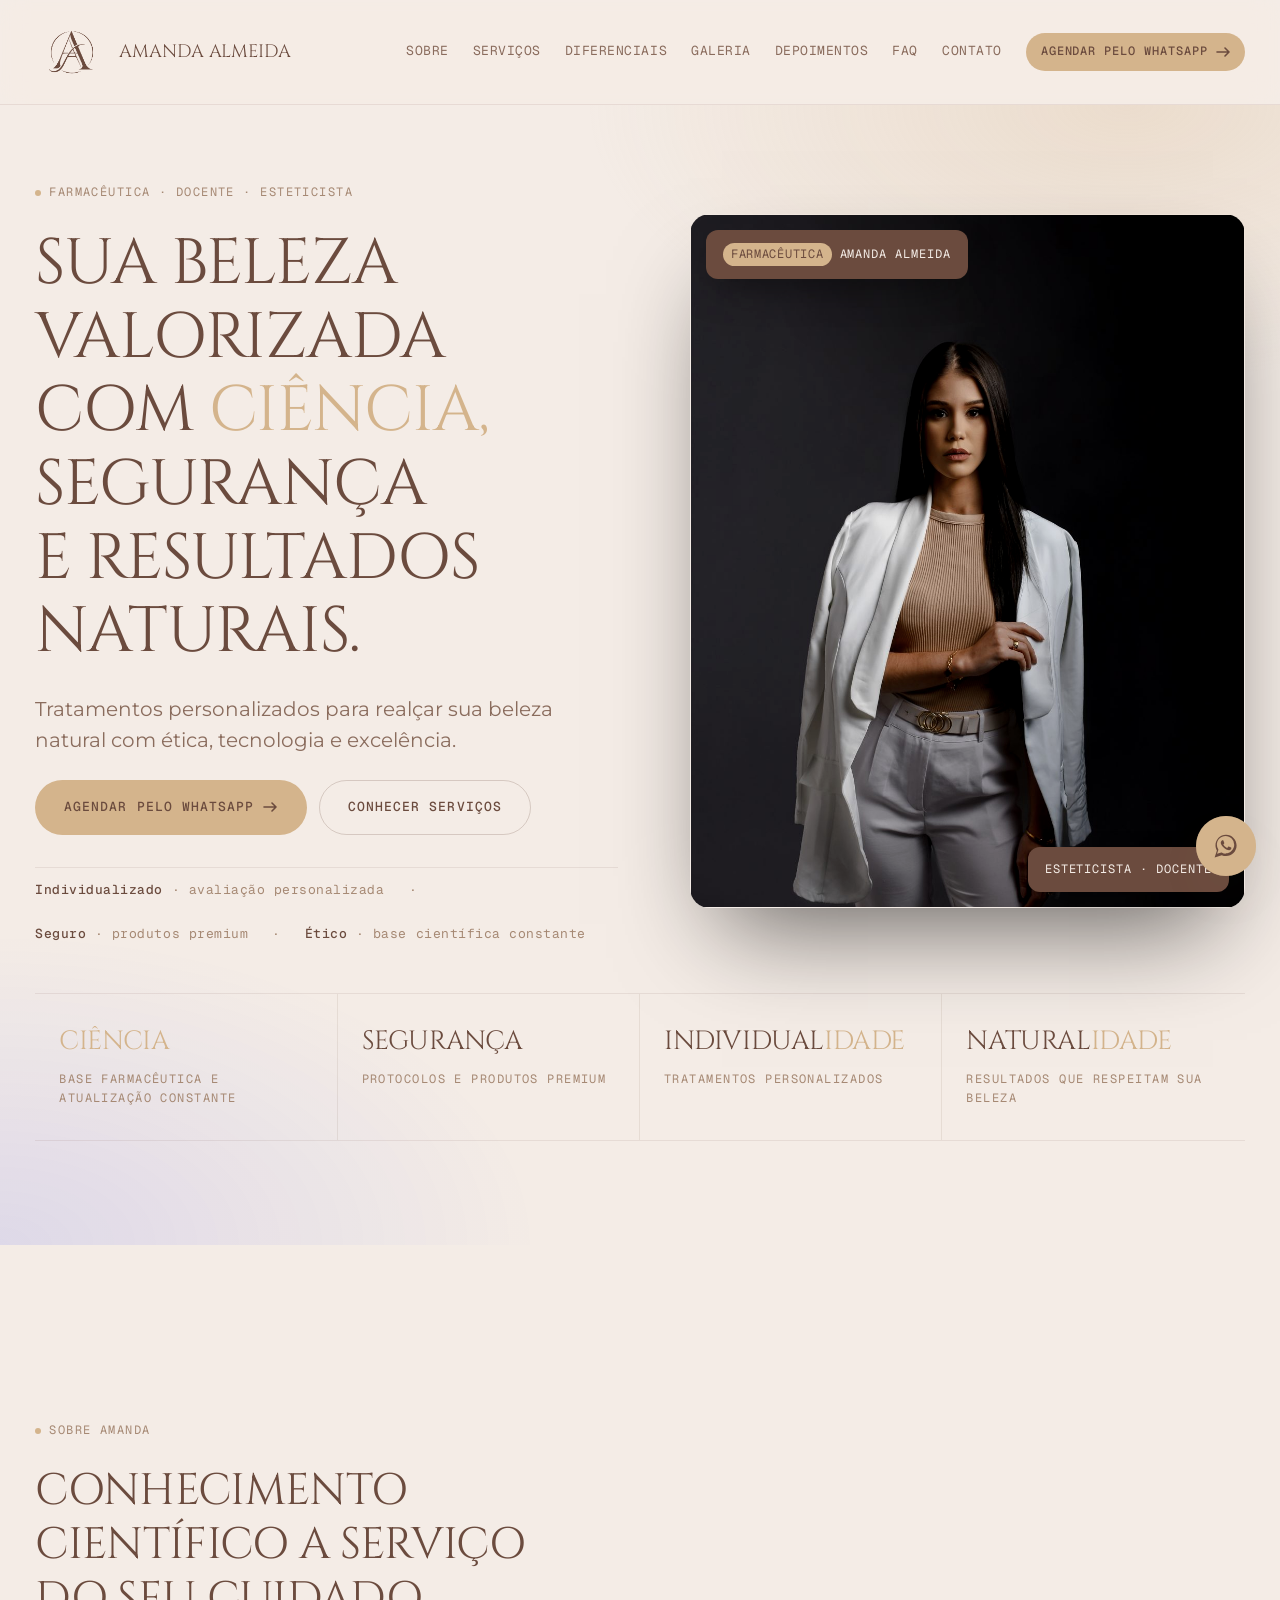
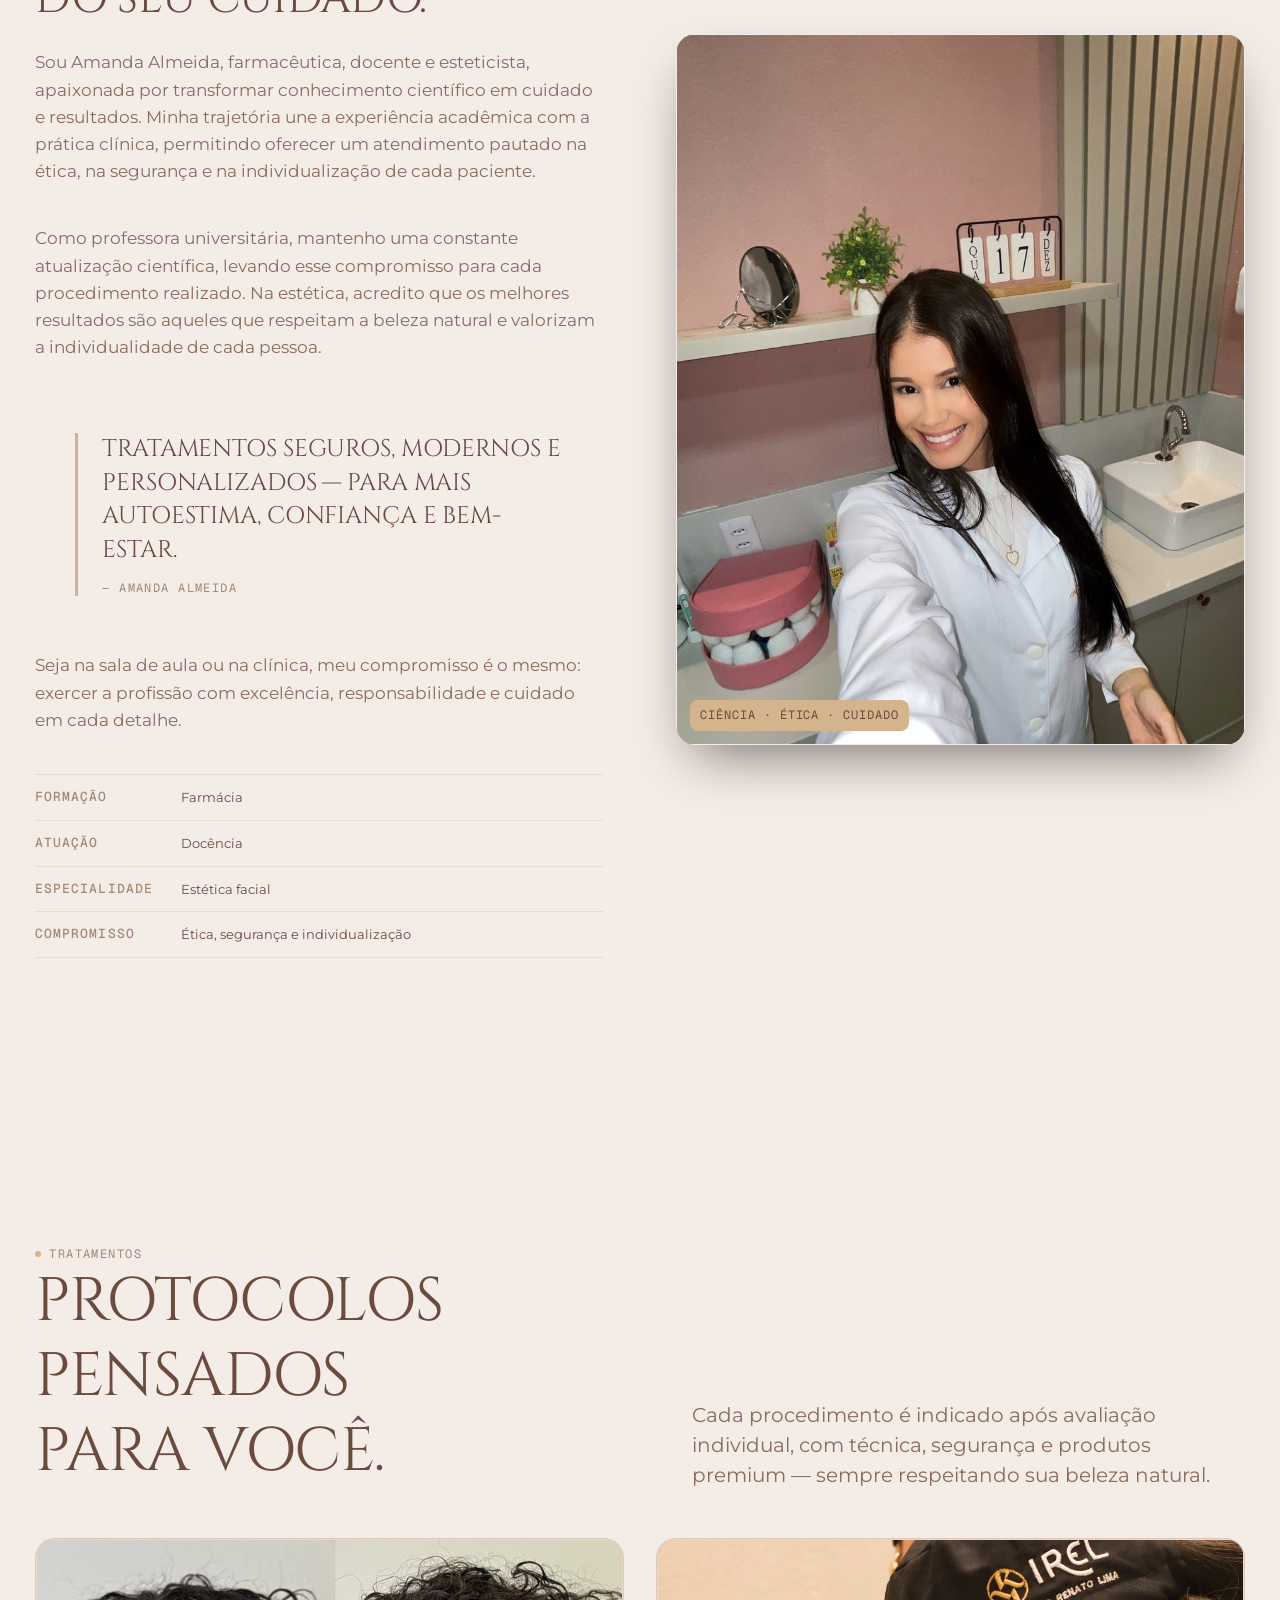
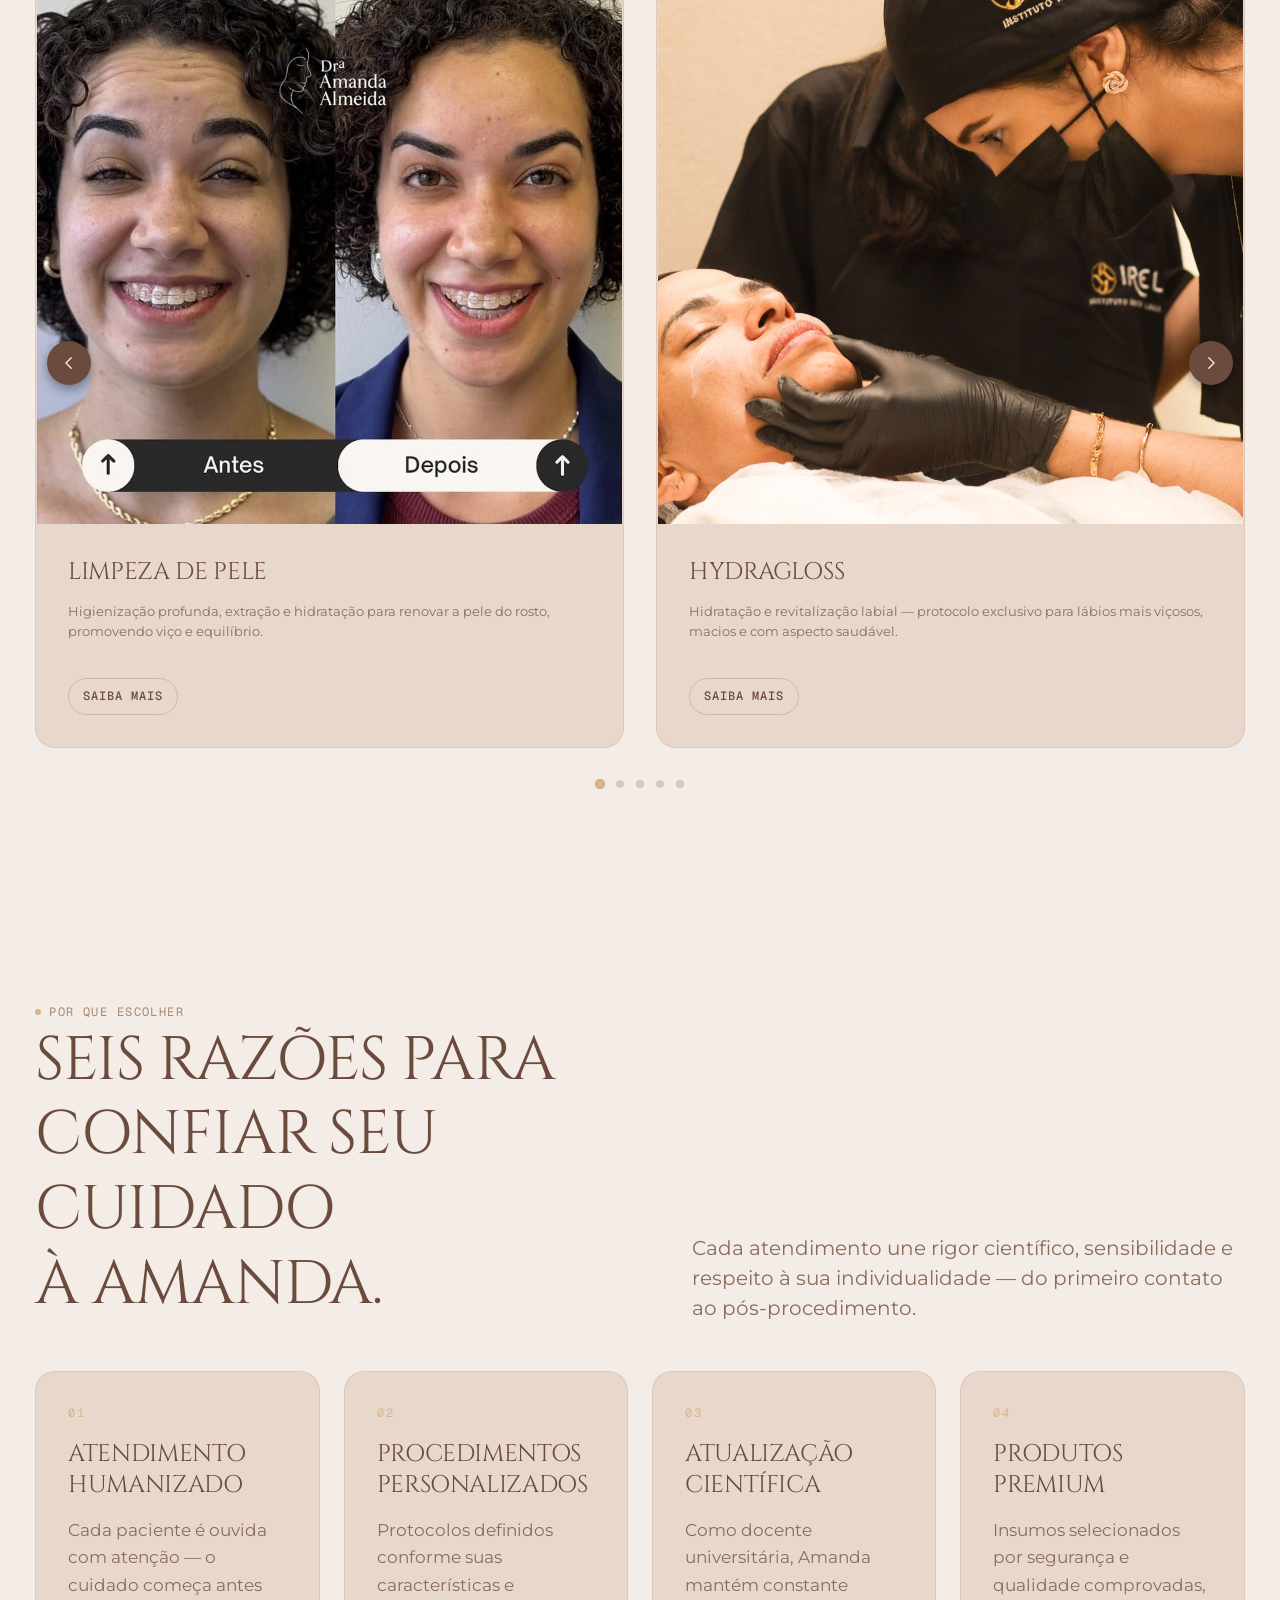
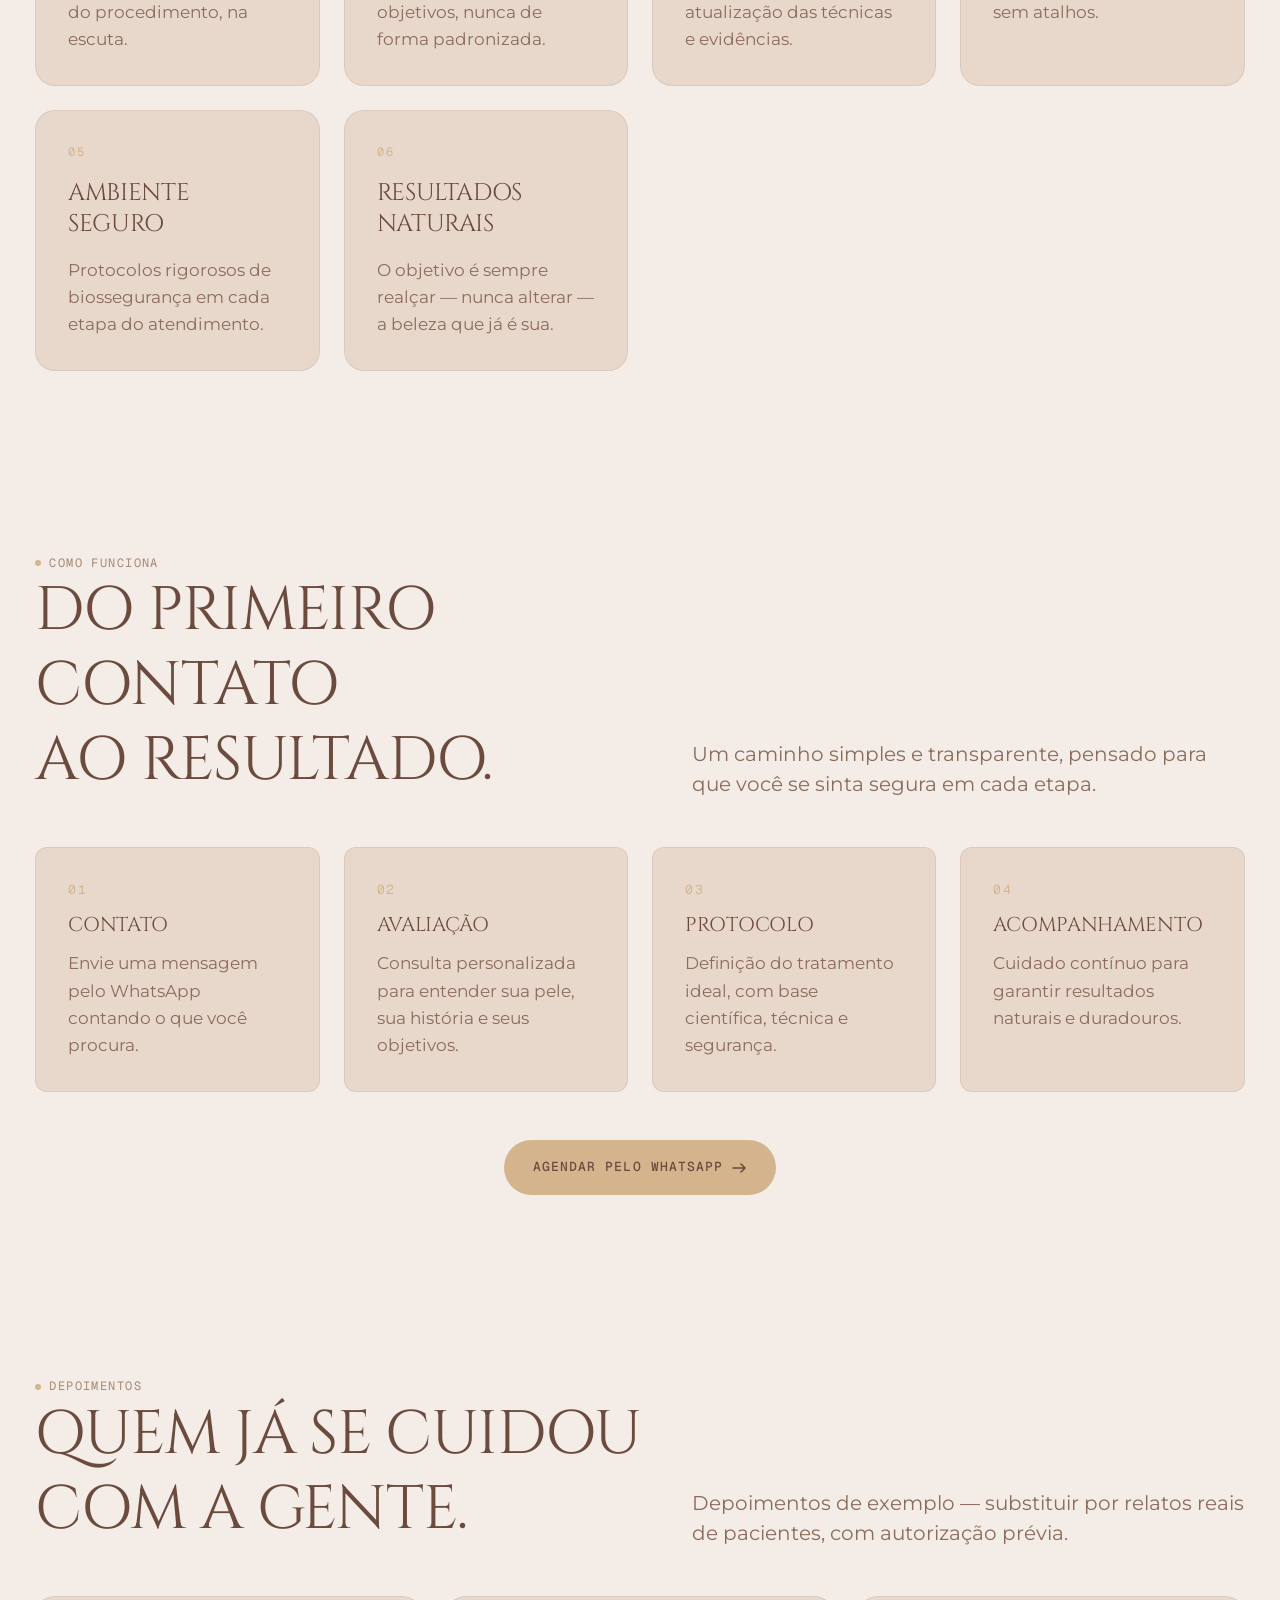
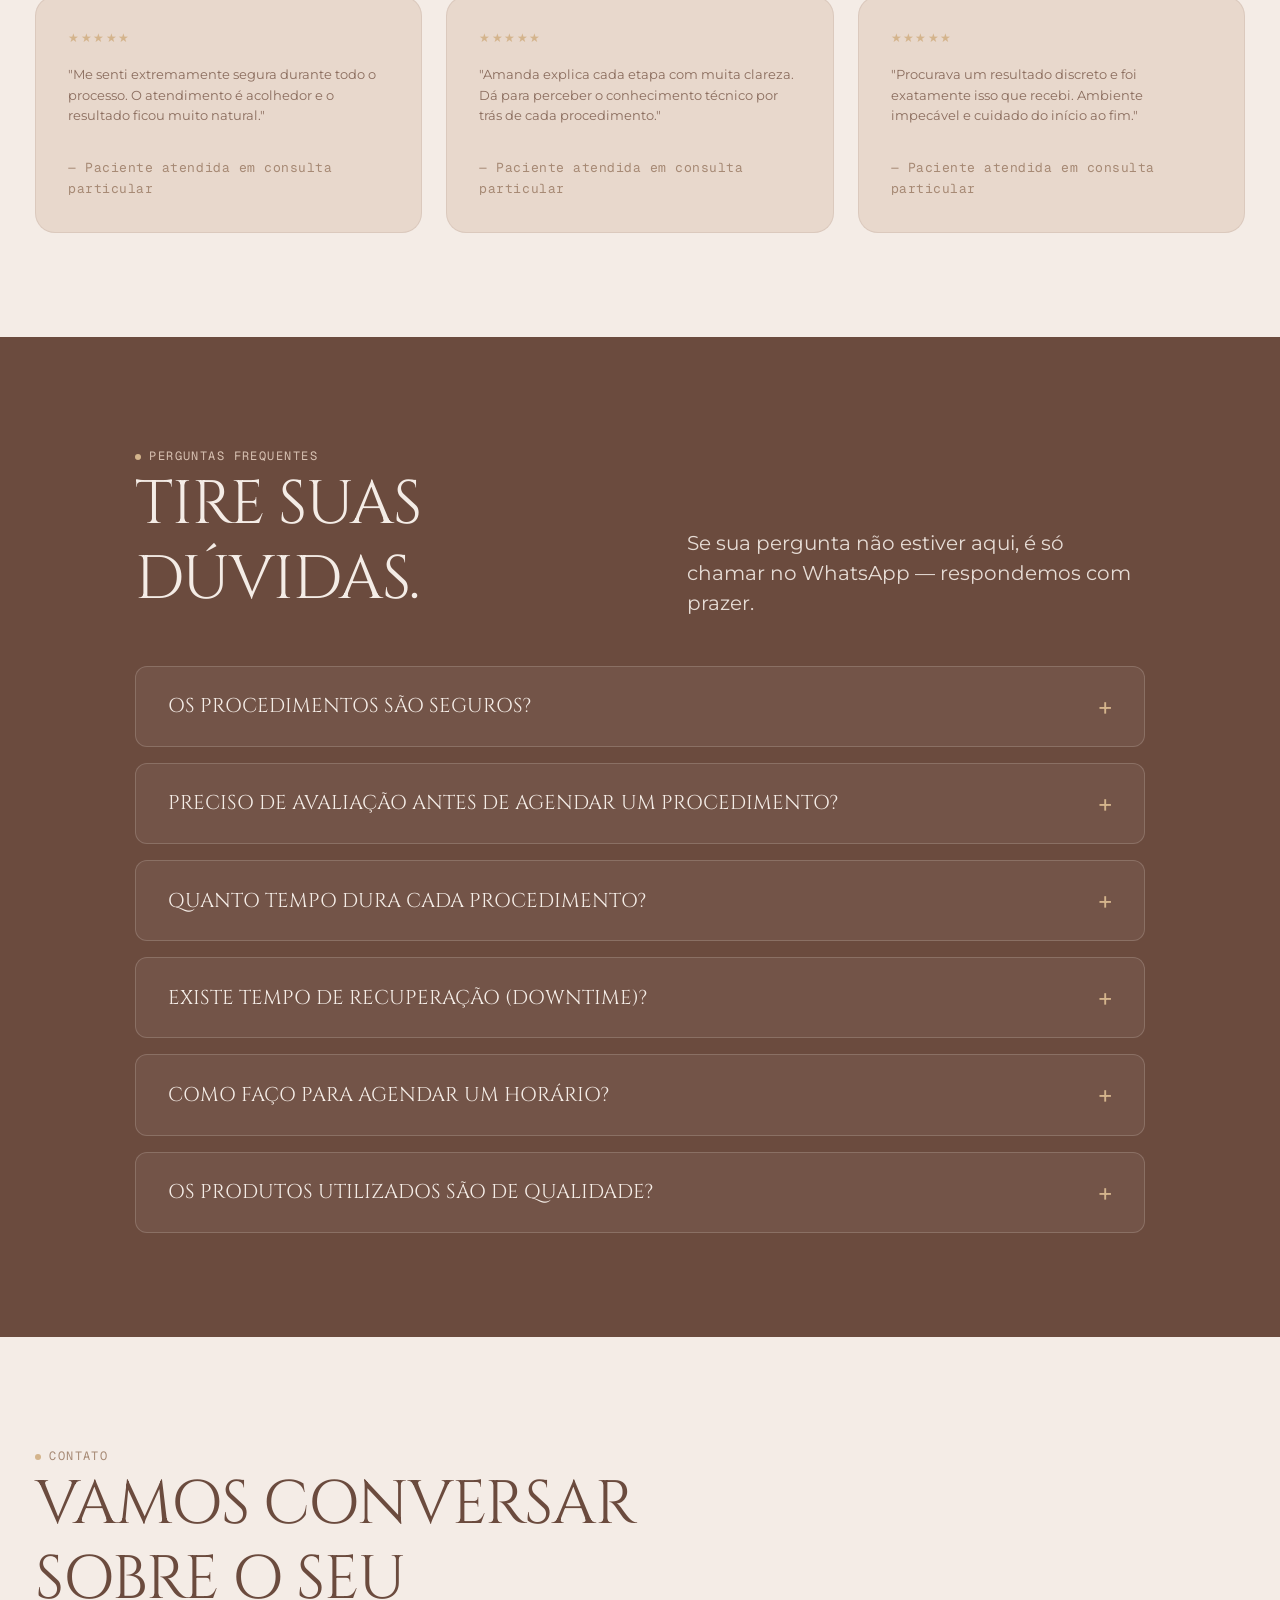
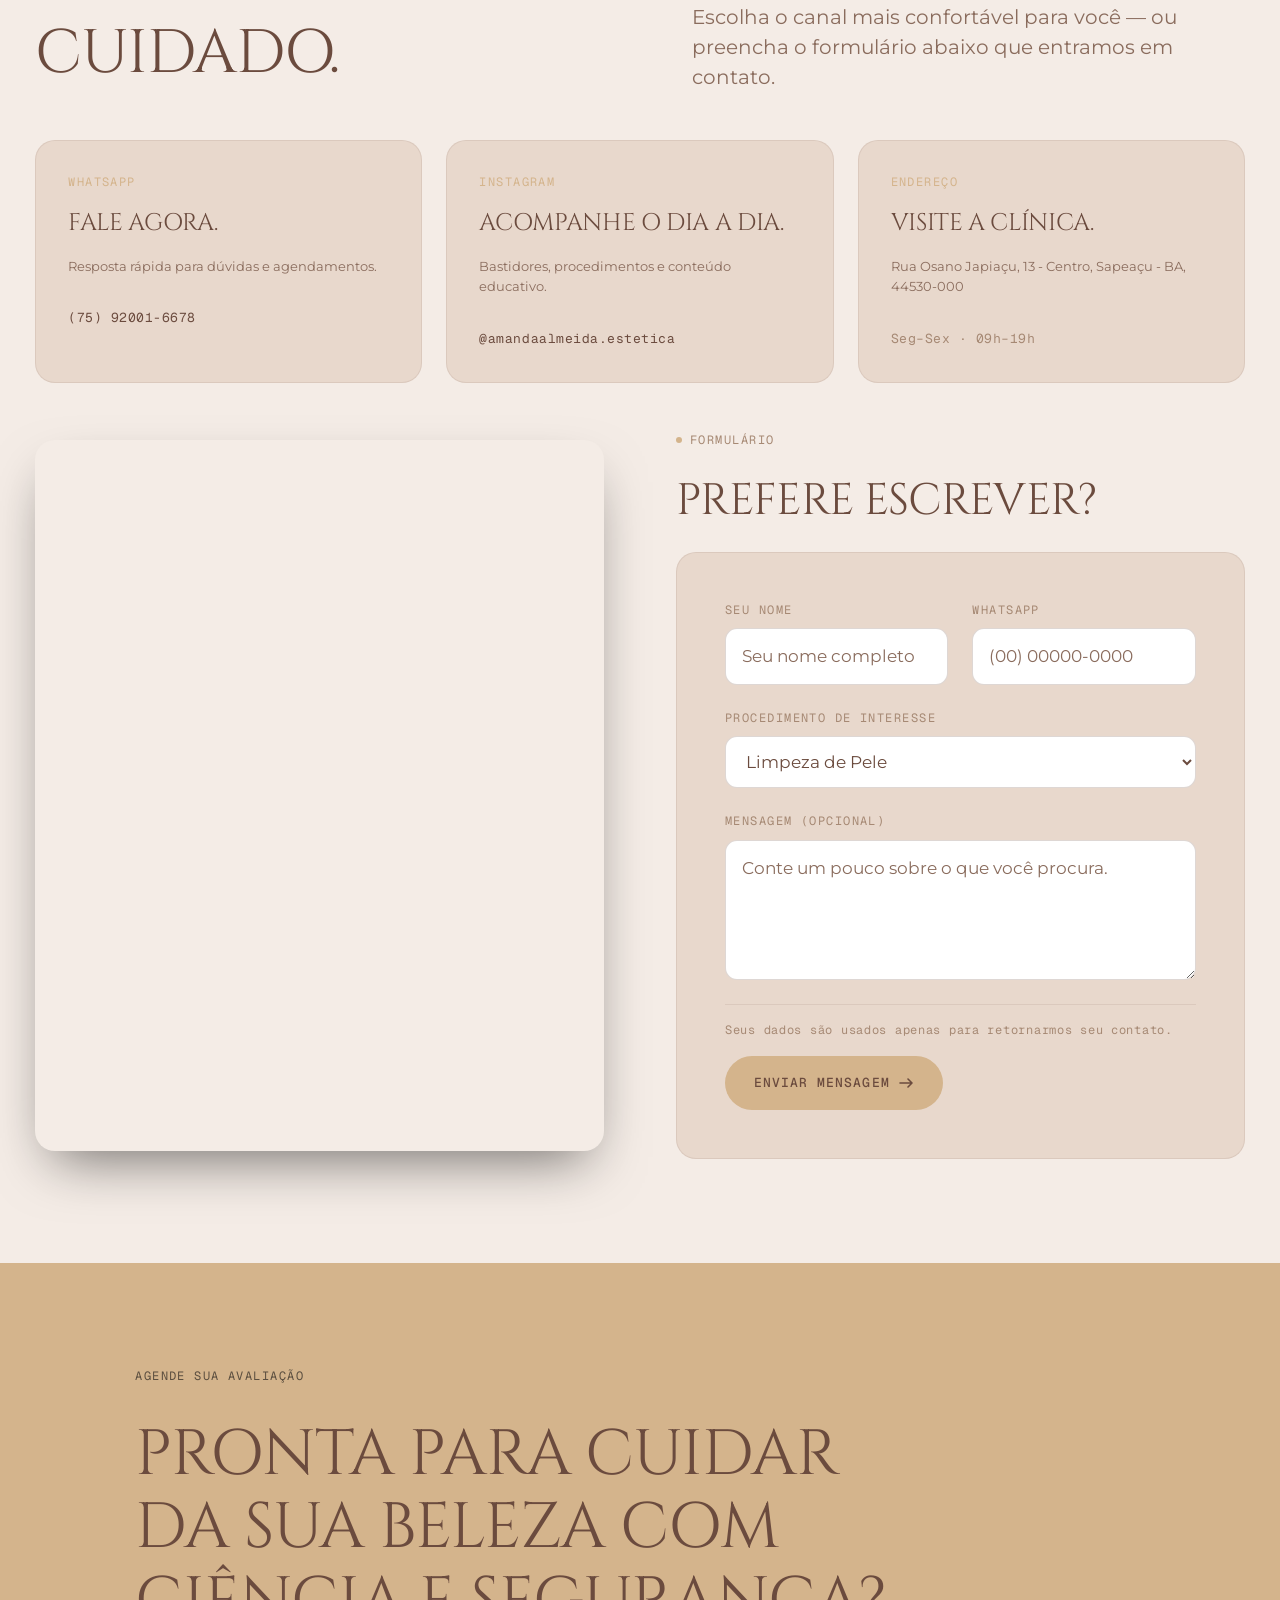
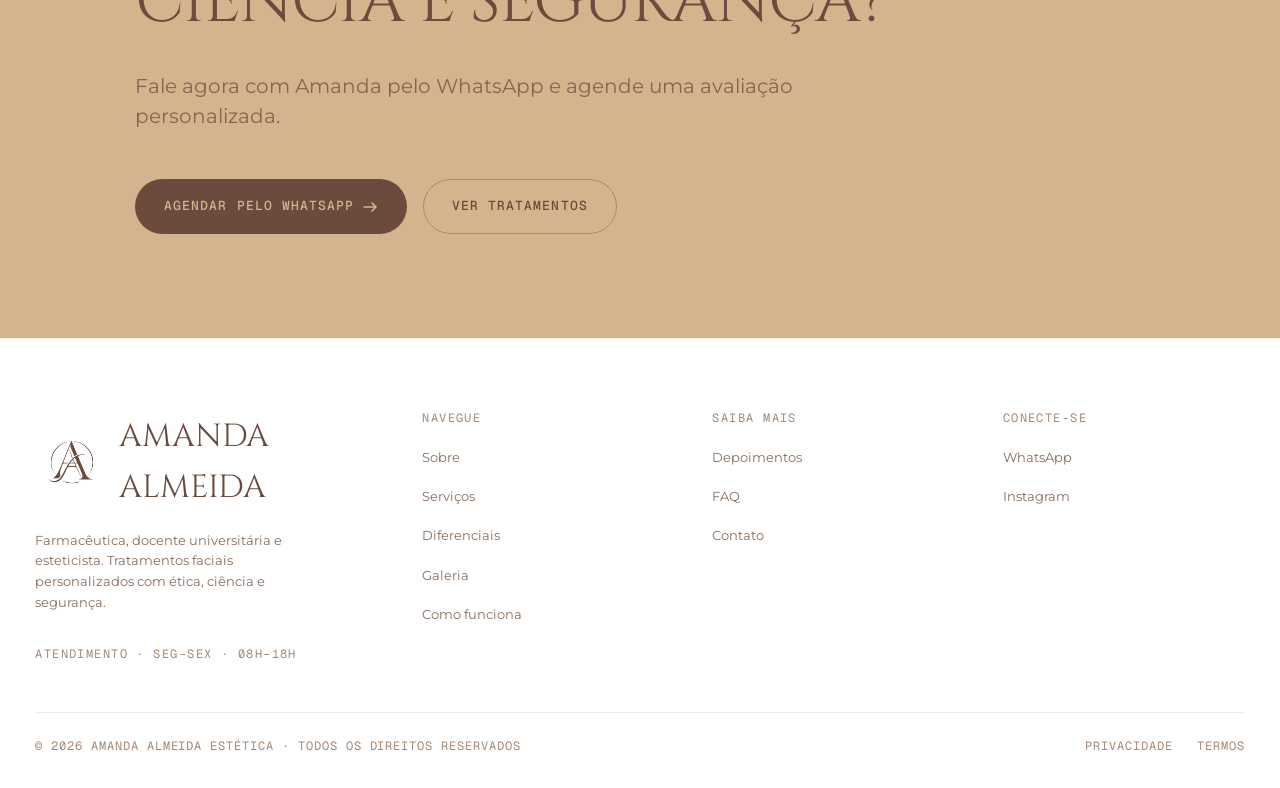
<file: index.html>
<!doctype html>
<html lang="pt-BR">
<head>
  <meta charset="utf-8" />
  <meta name="viewport" content="width=device-width, initial-scale=1" />
  <title>Amanda Almeida | Farmacêutica Esteticista — Estética com Ciência e Segurança</title>
  <meta name="description" content="Amanda Almeida — farmacêutica, docente universitária e esteticista. Tratamentos faciais personalizados com ética, segurança e resultados naturais. Agende sua avaliação pelo WhatsApp." />
  <meta name="keywords" content="esteticista, harmonização facial, toxina botulínica, preenchimento facial, micropigmentação labial, limpeza de pele, hidratação labial" />
  <meta name="robots" content="index, follow" />
  <link rel="canonical" href="https://amandaalmeida.testeweb.workers.dev/" /> 

  <!-- Open Graph -->
  <meta property="og:type" content="website" />
  <meta property="og:site_name" content="Amanda Almeida Estética" />
  <meta property="og:title" content="Amanda Almeida | Farmacêutica Esteticista — Estética com Ciência e Segurança" />
  <meta property="og:description" content="Tratamentos faciais personalizados com ética, segurança e resultados naturais. Farmacêutica, docente universitária e esteticista." />
  <meta property="og:locale" content="pt_BR" />
  <meta property="og:url" content="https://amandaalmeida.testeweb.workers.dev/" /> 
  <meta property="og:image" content="https://amandaalmeida.testeweb.workers.dev/assets/img/1.jpeg" /> 

  <link rel="preconnect" href="https://fonts.googleapis.com" />
  <link rel="preconnect" href="https://fonts.gstatic.com" crossorigin />
  <link rel="stylesheet" href="https://fonts.googleapis.com/css2?family=Cinzel:wght@400;500;600;700&family=Montserrat:wght@400;500;600;700&family=Geist+Mono:wght@400;500&display=swap" />
  <link rel="stylesheet" href="assets/css/styles.css" />

  <!-- Schema.org — LocalBusiness / BeautySalon -->
  <script type="application/ld+json">
  {
    "@context": "https://schema.org",
    "@type": "BeautySalon",
    "name": "Amanda Almeida Estética",
    "image": "https://amandaalmeida.testeweb.workers.dev/assets/img/1.jpeg",
    "description": "Clínica de estética premium conduzida por Amanda Almeida, farmacêutica, docente universitária e esteticista. Tratamentos faciais personalizados com ética, segurança e resultados naturais.",
    "priceRange": "$$",
    "telephone": "+55-75-92001-6678",
    "address": {
      "@type": "PostalAddress",
      "streetAddress": "Rua Exemplo, 123",
      "addressLocality": "Sua Cidade",
      "addressRegion": "UF",
      "postalCode": "00000-000",
      "addressCountry": "BR"
    },
    "openingHoursSpecification": [
      {
        "@type": "OpeningHoursSpecification",
        "dayOfWeek": ["Monday", "Tuesday", "Wednesday", "Thursday", "Friday"],
        "opens": "09:00",
        "closes": "19:00"
      }
    ],
    "sameAs": [
      "https://www.instagram.com/amandaalmeida.estetica"
    ]
  }
  </script>
 
</head>
<body>
  <!-- Tela de carregamento — some depois que a página termina de carregar,
       abrindo em duas metades (esquerda/direita) e revelando o site. -->
  <div id="preloader" aria-hidden="true">
    <div class="preloader-panel preloader-panel--left">
      <img class="preloader-logo" src="assets/img/tela-inicial.png" alt="" />
    </div>
    <div class="preloader-panel preloader-panel--right"></div>
  </div>

  <a class="skip-link" href="#main">Skip to content</a>

  <header class="site-header">
    <div class="container container--wide">
      <nav class="nav" aria-label="Primary">
        <a class="brand" href="#main"><img class="brand-mark" src="assets/img/logo.png" alt="" aria-hidden="true" /> Amanda Almeida</a>
        <div class="nav-links" role="navigation">
          <a href="#sobre">Sobre</a>
          <a href="#servicos">Serviços</a>
          <a href="#diferenciais">Diferenciais</a>
          <a href="galeria.html">Galeria</a>
          <a href="#depoimentos">Depoimentos</a>
          <a href="#faq">FAQ</a>
          <a href="#contato">Contato</a>
        </div>
        <div class="nav-cta-row">
          <a href="https://wa.me/5575920016678?text=Ol%C3%A1%2C%20gostaria%20de%20agendar%20uma%20avalia%C3%A7%C3%A3o." class="btn btn--primary btn--sm" target="_blank" rel="noopener">Agendar pelo WhatsApp
            <svg class="arrow" width="14" height="10" viewBox="0 0 14 10" fill="none" aria-hidden="true"><path d="M1 5h12m0 0L9 1m4 4L9 9" stroke="currentColor" stroke-width="1.6" stroke-linecap="round" stroke-linejoin="round"/></svg>
          </a>
          <button class="nav-toggle" aria-label="Open menu" aria-expanded="false" aria-controls="mobile-drawer"><span aria-hidden="true"></span></button>
        </div>
      </nav>
    </div>
  </header>

  <div class="mobile-drawer" id="mobile-drawer" aria-hidden="true">
    <button class="drawer-close" aria-label="Close menu">Close</button>
    <a href="#sobre">Sobre</a>
    <a href="#servicos">Serviços</a>
    <a href="#diferenciais">Diferenciais</a>
    <a href="galeria.html">Galeria</a>
    <a href="#depoimentos">Depoimentos</a>
    <a href="#faq">FAQ</a>
    <a href="#contato">Contato</a>
    <div class="drawer-footer">
      <a class="btn btn--primary btn--lg" href="https://wa.me/5575920016678?text=Ol%C3%A1%2C%20gostaria%20de%20agendar%20uma%20avalia%C3%A7%C3%A3o." target="_blank" rel="noopener">Agendar pelo WhatsApp
        <svg class="arrow" width="16" height="10" viewBox="0 0 14 10" fill="none" aria-hidden="true"><path d="M1 5h12m0 0L9 1m4 4L9 9" stroke="currentColor" stroke-width="1.6" stroke-linecap="round" stroke-linejoin="round"/></svg>
      </a>
      <span class="drawer-meta">Seg–Sex · 09h–19h</span>
    </div>
  </div>

  <main id="main">

    <!-- Hero -->
    <section class="hero">
      <div class="container container--wide">
        <div class="hero-grid">
          <div class="hero-text">
            <span class="eyebrow"><span class="dot" aria-hidden="true"></span>Farmacêutica · Docente · Esteticista</span>
            <div class="hero-media hero-media--mobile reveal">
              <div class="img-placeholder">
                <img data-slot src="assets/img/1.jpeg" alt="Amanda Almeida, farmacêutica e esteticista" loading="lazy" onerror="this.remove()" />
                <svg width="40" height="40" viewBox="0 0 24 24" fill="none" aria-hidden="true"><path d="M12 12a4.5 4.5 0 1 0 0-9 4.5 4.5 0 0 0 0 9zM4 20c0-3.5 3.5-6 8-6s8 2.5 8 6" stroke="currentColor" stroke-width="1.4" stroke-linecap="round" stroke-linejoin="round"/></svg>
                <span>Foto profissional de Amanda Almeida</span>
                <span class="fallback-hint">assets/img/1.jpeg</span>
              </div>
            </div>
            <h1 class="hero-headline">
              Sua beleza valorizada<br/>
              com <span class="lime">ciência,</span> segurança<br/>
              e resultados naturais.
            </h1>
            <p class="hero-sub">
              Tratamentos personalizados para realçar sua beleza natural com ética, tecnologia e excelência.
            </p>
            <div class="hero-cta-row">
              <a class="btn btn--primary btn--lg" href="https://wa.me/5575920016678?text=Ol%C3%A1%2C%20gostaria%20de%20agendar%20uma%20avalia%C3%A7%C3%A3o." target="_blank" rel="noopener">Agendar pelo WhatsApp
                <svg class="arrow" width="16" height="10" viewBox="0 0 14 10" fill="none" aria-hidden="true"><path d="M1 5h12m0 0L9 1m4 4L9 9" stroke="currentColor" stroke-width="1.6" stroke-linecap="round" stroke-linejoin="round"/></svg>
              </a>
              <a class="btn btn--ghost btn--lg" href="#servicos">Conhecer Serviços</a>
            </div>
            <div class="hero-meta">
              <span><strong>Individualizado</strong> · avaliação personalizada</span>
              <span aria-hidden="true">·</span>
              <span><strong>Seguro</strong> · produtos premium</span>
              <span aria-hidden="true">·</span>
              <span><strong>Ético</strong> · base científica constante</span>
            </div>
          </div>
          <div class="hero-media reveal">
            
            <div class="img-placeholder">
              <img data-slot src="assets/img/1.jpeg" alt="Amanda Almeida, farmacêutica e esteticista" loading="lazy" onerror="this.remove()" />
              <svg width="40" height="40" viewBox="0 0 24 24" fill="none" aria-hidden="true"><path d="M12 12a4.5 4.5 0 1 0 0-9 4.5 4.5 0 0 0 0 9zM4 20c0-3.5 3.5-6 8-6s8 2.5 8 6" stroke="currentColor" stroke-width="1.4" stroke-linecap="round" stroke-linejoin="round"/></svg>
              <span>Foto profissional de Amanda Almeida</span>
              <span class="fallback-hint">assets/img/1.jpeg</span>
            </div>
            <div class="floating-tag ft-top">
              <span class="pill">Farmacêutica</span>
              AMANDA ALMEIDA
            </div>
            <div class="floating-tag ft-bottom">
              Esteticista · Docente
            </div>
          </div>
        </div>

        <!-- Quick trust strip -->
        <div class="stat-strip">
          <div class="stat-cell">
            <div class="stat-num"><span class="lime">Ciência</span></div>
            <div class="stat-label">Base farmacêutica e atualização constante</div>
          </div>
          <div class="stat-cell">
            <div class="stat-num">Segurança</div>
            <div class="stat-label">Protocolos e produtos premium</div>
          </div>
          <div class="stat-cell">
            <div class="stat-num">Individual<span class="lime">idade</span></div>
            <div class="stat-label">Tratamentos personalizados</div>
          </div>
          <div class="stat-cell">
            <div class="stat-num">Natural<span class="lime">idade</span></div>
            <div class="stat-label">Resultados que respeitam sua beleza</div>
          </div>
        </div>
      </div>
    </section>

    <!-- Sobre -->
    <section id="sobre" class="snug">
      <div class="container container--wide">
        <div class="split">
          <div class="split-text">
            <span class="eyebrow"><span class="dot" aria-hidden="true"></span>Sobre Amanda</span>
            <h2>Conhecimento<br/>científico a serviço<br/>do seu cuidado.</h2>
            <p>
              Sou Amanda Almeida, farmacêutica, docente e esteticista, apaixonada por transformar conhecimento científico em cuidado e resultados. Minha trajetória une a experiência acadêmica com a prática clínica, permitindo oferecer um atendimento pautado na ética, na segurança e na individualização de cada paciente.
            </p>
            <p>
              Como professora universitária, mantenho uma constante atualização científica, levando esse compromisso para cada procedimento realizado. Na estética, acredito que os melhores resultados são aqueles que respeitam a beleza natural e valorizam a individualidade de cada pessoa.
            </p>
            <blockquote class="pull-quote">
              Tratamentos seguros, modernos e personalizados — para mais autoestima, confiança e bem-estar.
              <cite>— Amanda Almeida</cite>
            </blockquote>
            <p>
              Seja na sala de aula ou na clínica, meu compromisso é o mesmo: exercer a profissão com excelência, responsabilidade e cuidado em cada detalhe.
            </p>
            <ul class="split-fact-list">
              <li><b>Formação</b><span>Farmácia</span></li>
              <li><b>Atuação</b><span>Docência</span></li>
              <li><b>Especialidade</b><span>Estética facial</span></li>
              <li><b>Compromisso</b><span>Ética, segurança e individualização</span></li>
            </ul>
          </div>
          <div class="split-img">
            <!-- IMAGEM 2: Amanda Almeida em ambiente acadêmico ou clínico (foto vertical), reforçando autoridade científica. Proporção 4:5 (ex.: 1000×1250px). -->
            <div class="img-placeholder">
              <img data-slot src="assets/img/8.jpeg" alt="Amanda Almeida — farmacêutica e esteticista" loading="lazy" onerror="this.remove()" />
              <svg width="40" height="40" viewBox="0 0 24 24" fill="none" aria-hidden="true"><path d="M4 19.5A2.5 2.5 0 0 1 6.5 17H20M4 19.5A2.5 2.5 0 0 0 6.5 22H20V4a2 2 0 0 0-2-2H6.5A2.5 2.5 0 0 0 4 4.5v15z" stroke="currentColor" stroke-width="1.4" stroke-linecap="round" stroke-linejoin="round"/></svg>
              <span>Amanda Almeida — farmacêutica e esteticista</span>
              <span class="fallback-hint">assets/img/2.jpeg</span>
            </div>
            <span class="ft-corner">Ciência · Ética · Cuidado</span>
          </div>
        </div>
      </div>
    </section>

    <!-- Serviços -->
    <section id="servicos">
      <div class="container container--wide">
        <div class="section-head">
          <div>
            <span class="eyebrow"><span class="dot" aria-hidden="true"></span>Tratamentos</span>
            <h2>Protocolos pensados<br/>para você.</h2>
          </div>
          <p class="lede">
            Cada procedimento é indicado após avaliação individual, com técnica, segurança e produtos premium — sempre respeitando sua beleza natural.
          </p>
        </div>

        <div class="carousel" data-carousel>
          <div class="carousel-viewport">
            <div class="carousel-track" data-carousel-track>
          <article class="service-card reveal">
            <div class="service-img">
              <!-- IMAGEM 3: Procedimento de Limpeza de Pele. Proporção 4:3 (ex.: 1200×900px). -->
              <div class="img-placeholder">
                <img data-slot src="assets/img/11.jpeg" alt="Procedimento de Limpeza de Pele" loading="lazy" onerror="this.remove()" />
                <svg width="32" height="32" viewBox="0 0 24 24" fill="none" aria-hidden="true"><path d="M12 3c3 3 5 6.2 5 9a5 5 0 0 1-10 0c0-2.8 2-6 5-9z" stroke="currentColor" stroke-width="1.4" stroke-linecap="round" stroke-linejoin="round"/></svg>
                <span>Limpeza de Pele</span>
                <span class="fallback-hint">assets/img/3.jpeg</span>
              </div>
            </div>
            <div class="service-body">
              <h3>Limpeza de Pele</h3>
              <p>Higienização profunda, extração e hidratação para renovar a pele do rosto, promovendo viço e equilíbrio.</p>
              <a class="btn btn--ghost btn--sm" href="https://wa.me/5575920016678?text=Ol%C3%A1%2C%20gostaria%20de%20saber%20mais%20sobre%20a%20Limpeza%20de%20Pele." target="_blank" rel="noopener">Saiba mais</a>
            </div>
          </article>

          <article class="service-card reveal">
            <div class="service-img">
              <!-- IMAGEM 4: Procedimento HydraGloss (hidratação labial). Proporção 4:3 (ex.: 1200×900px). -->
              <div class="img-placeholder">
                <img data-slot src="assets/img/4.jpeg" alt="Procedimento HydraGloss — hidratação labial" loading="lazy" onerror="this.remove()" />
                <svg width="32" height="32" viewBox="0 0 24 24" fill="none" aria-hidden="true"><path d="M4 12c2.5-4 5-6 8-6s5.5 2 8 6c-2.5 4-5 6-8 6s-5.5-2-8-6z" stroke="currentColor" stroke-width="1.4" stroke-linecap="round" stroke-linejoin="round"/></svg>
                <span>HydraGloss — Hidratação Labial</span>
                <span class="fallback-hint">assets/img/4.jpeg</span>
              </div>
            </div>
            <div class="service-body">
              <h3>HydraGloss</h3>
              <p>Hidratação e revitalização labial — protocolo exclusivo para lábios mais viçosos, macios e com aspecto saudável.</p>
              <a class="btn btn--ghost btn--sm" href="https://wa.me/5575920016678?text=Ol%C3%A1%2C%20gostaria%20de%20saber%20mais%20sobre%20o%20HydraGloss." target="_blank" rel="noopener">Saiba mais</a>
            </div>
          </article>

          <article class="service-card reveal">
            <div class="service-img">
              <!-- IMAGEM 5: Procedimento de Micropigmentação Labial. Proporção 4:3 (ex.: 1200×900px). -->
              <div class="img-placeholder">
                <img data-slot src="assets/img/6.jpeg" alt="Procedimento de Micropigmentação Labial" loading="lazy" onerror="this.remove()" />
                <svg width="32" height="32" viewBox="0 0 24 24" fill="none" aria-hidden="true"><path d="M12 20c4-2 7-5.5 7-10a7 7 0 0 0-14 0c0 4.5 3 8 7 10z" stroke="currentColor" stroke-width="1.4" stroke-linecap="round" stroke-linejoin="round"/></svg>
                <span>Micropigmentação Labial</span>
                <span class="fallback-hint">assets/img/5.jpeg</span>
              </div>
            </div>
            <div class="service-body">
              <h3>Micropigmentação Labial</h3>
              <p>Técnica que realça o contorno e a cor natural dos lábios, com resultado sutil e duradouro.</p>
              <a class="btn btn--ghost btn--sm" href="https://wa.me/5575920016678?text=Ol%C3%A1%2C%20gostaria%20de%20saber%20mais%20sobre%20a%20Micropigmenta%C3%A7%C3%A3o%20Labial." target="_blank" rel="noopener">Saiba mais</a>
            </div>
          </article>

          <article class="service-card reveal">
            <div class="service-img">
              <!-- IMAGEM 6: Procedimento de Toxina Botulínica (Botox®). Proporção 4:3 (ex.: 1200×900px). -->
              <div class="img-placeholder">
                <img data-slot src="assets/img/14.jpeg" alt="Procedimento de Toxina Botulínica (Botox®)" loading="lazy" onerror="this.remove()" />
                <svg width="32" height="32" viewBox="0 0 24 24" fill="none" aria-hidden="true"><circle cx="12" cy="12" r="8.5" stroke="currentColor" stroke-width="1.4"/><path d="M8.5 13.5s1.2 1.5 3.5 1.5 3.5-1.5 3.5-1.5" stroke="currentColor" stroke-width="1.4" stroke-linecap="round"/></svg>
                <span>Toxina Botulínica (Botox®)</span>
                <span class="fallback-hint">assets/img/6.jpeg</span>
              </div>
            </div>
            <div class="service-body">
              <h3>Toxina Botulínica (Botox®)</h3>
              <p>Suavização de linhas de expressão com técnica precisa e segura, preservando a naturalidade da sua expressão facial.</p>
              <a class="btn btn--ghost btn--sm" href="https://wa.me/5575920016678?text=Ol%C3%A1%2C%20gostaria%20de%20saber%20mais%20sobre%20Toxina%20Bot%C3%BAlinica." target="_blank" rel="noopener">Saiba mais</a>
            </div>
          </article>

          <article class="service-card reveal">
            <div class="service-img">
              <!-- IMAGEM 7: Procedimento de Preenchimento Facial com Ácido Hialurônico. Proporção 4:3 (ex.: 1200×900px). -->
              <div class="img-placeholder">
                <img data-slot src="assets/img/3.jpeg" alt="Procedimento de Preenchimento Facial com Ácido Hialurônico" loading="lazy" onerror="this.remove()" />
                <svg width="32" height="32" viewBox="0 0 24 24" fill="none" aria-hidden="true"><path d="M12 3c3.5 0 6.5 2.7 6.5 7 0 5-3 9-6.5 11-3.5-2-6.5-6-6.5-11C5.5 5.7 8.5 3 12 3z" stroke="currentColor" stroke-width="1.4" stroke-linecap="round" stroke-linejoin="round"/></svg>
                <span>Preenchimento com Ácido Hialurônico</span>
                <span class="fallback-hint">assets/img/7.jpeg</span>
              </div>
            </div>
            <div class="service-body">
              <h3>Preenchimento Facial</h3>
              <p>Harmonização facial com ácido hialurônico — devolve volume, contorno e simetria com resultados naturais.</p>
              <a class="btn btn--ghost btn--sm" href="https://wa.me/5575920016678?text=Ol%C3%A1%2C%20gostaria%20de%20saber%20mais%20sobre%20o%20Preenchimento%20Facial." target="_blank" rel="noopener">Saiba mais</a>
            </div>
          </article>
            </div>
          </div>
          <button class="carousel-arrow carousel-arrow--prev" type="button" aria-label="Procedimento anterior" data-carousel-prev>
            <svg width="18" height="18" viewBox="0 0 24 24" fill="none" aria-hidden="true"><path d="M15 5l-7 7 7 7" stroke="currentColor" stroke-width="1.8" stroke-linecap="round" stroke-linejoin="round"/></svg>
          </button>
          <button class="carousel-arrow carousel-arrow--next" type="button" aria-label="Próximo procedimento" data-carousel-next>
            <svg width="18" height="18" viewBox="0 0 24 24" fill="none" aria-hidden="true"><path d="M9 5l7 7-7 7" stroke="currentColor" stroke-width="1.8" stroke-linecap="round" stroke-linejoin="round"/></svg>
          </button>
          <div class="carousel-dots" data-carousel-dots></div>
        </div>
      </div>
    </section>

    <!-- Diferenciais -->
    <section id="diferenciais">
      <div class="container container--wide">
        <div class="section-head">
          <div>
            <span class="eyebrow"><span class="dot" aria-hidden="true"></span>Por que escolher</span>
            <h2>Seis razões para<br/>confiar seu cuidado<br/>à Amanda.</h2>
          </div>
          <p class="lede">
            Cada atendimento une rigor científico, sensibilidade e respeito à sua individualidade — do primeiro contato ao pós-procedimento.
          </p>
        </div>

        <div class="cap-bento">
          <article class="cap-card cap-card--std">
            <span class="cap-num">01</span>
            <h3>Atendimento Humanizado</h3>
            <p>Cada paciente é ouvida com atenção — o cuidado começa antes do procedimento, na escuta.</p>
          </article>

          <article class="cap-card cap-card--std">
            <span class="cap-num">02</span>
            <h3>Procedimentos Personalizados</h3>
            <p>Protocolos definidos conforme suas características e objetivos, nunca de forma padronizada.</p>
          </article>

          <article class="cap-card cap-card--std">
            <span class="cap-num">03</span>
            <h3>Atualização Científica</h3>
            <p>Como docente universitária, Amanda mantém constante atualização das técnicas e evidências.</p>
          </article>

          <article class="cap-card cap-card--std">
            <span class="cap-num">04</span>
            <h3>Produtos Premium</h3>
            <p>Insumos selecionados por segurança e qualidade comprovadas, sem atalhos.</p>
          </article>

          <article class="cap-card cap-card--std">
            <span class="cap-num">05</span>
            <h3>Ambiente Seguro</h3>
            <p>Protocolos rigorosos de biossegurança em cada etapa do atendimento.</p>
          </article>

          <article class="cap-card cap-card--std">
            <span class="cap-num">06</span>
            <h3>Resultados Naturais</h3>
            <p>O objetivo é sempre realçar — nunca alterar — a beleza que já é sua.</p>
          </article>
        </div>
      </div>
    </section>

    <!-- Como Funciona -->
    <section id="como-funciona" class="snug">
      <div class="container container--wide">
        <div class="section-head">
          <div>
            <span class="eyebrow"><span class="dot" aria-hidden="true"></span>Como funciona</span>
            <h2>Do primeiro contato<br/>ao resultado.</h2>
          </div>
          <p class="lede">
            Um caminho simples e transparente, pensado para que você se sinta segura em cada etapa.
          </p>
        </div>

        <div class="process-grid">
          <article class="process-card">
            <h3>Contato</h3>
            <p>Envie uma mensagem pelo WhatsApp contando o que você procura.</p>
          </article>
          <article class="process-card">
            <h3>Avaliação</h3>
            <p>Consulta personalizada para entender sua pele, sua história e seus objetivos.</p>
          </article>
          <article class="process-card">
            <h3>Protocolo</h3>
            <p>Definição do tratamento ideal, com base científica, técnica e segurança.</p>
          </article>
          <article class="process-card">
            <h3>Acompanhamento</h3>
            <p>Cuidado contínuo para garantir resultados naturais e duradouros.</p>
          </article>
        </div>

        <div class="center-row" style="margin-top: var(--space-7); justify-content: center;">
          <a class="btn btn--primary btn--lg" href="https://wa.me/5575920016678?text=Ol%C3%A1%2C%20gostaria%20de%20agendar%20uma%20avalia%C3%A7%C3%A3o." target="_blank" rel="noopener">Agendar pelo WhatsApp
            <svg class="arrow" width="16" height="10" viewBox="0 0 14 10" fill="none" aria-hidden="true"><path d="M1 5h12m0 0L9 1m4 4L9 9" stroke="currentColor" stroke-width="1.6" stroke-linecap="round" stroke-linejoin="round"/></svg>
          </a>
        </div>
      </div>
    </section>

    <!-- Depoimentos -->
    <section id="depoimentos">
      <div class="container container--wide">
        <div class="section-head">
          <div>
            <span class="eyebrow"><span class="dot" aria-hidden="true"></span>Depoimentos</span>
            <h2>Quem já se cuidou<br/>com a gente.</h2>
          </div>
          <p class="lede">
            Depoimentos de exemplo — substituir por relatos reais de pacientes, com autorização prévia.
          </p>
        </div>

        <!-- SUBSTITUIR pelos depoimentos reais de pacientes (com autorização de uso de imagem/nome) -->
        <div class="channel-grid">
          <article class="channel-card">
            <span class="label label--lime">★★★★★</span>
            <p>"Me senti extremamente segura durante todo o processo. O atendimento é acolhedor e o resultado ficou muito natural."</p>
            <span class="mono" style="color: var(--fg-mute);">— Paciente atendida em consulta particular</span>
          </article>
          <article class="channel-card">
            <span class="label label--lime">★★★★★</span>
            <p>"Amanda explica cada etapa com muita clareza. Dá para perceber o conhecimento técnico por trás de cada procedimento."</p>
            <span class="mono" style="color: var(--fg-mute);">— Paciente atendida em consulta particular</span>
          </article>
          <article class="channel-card">
            <span class="label label--lime">★★★★★</span>
            <p>"Procurava um resultado discreto e foi exatamente isso que recebi. Ambiente impecável e cuidado do início ao fim."</p>
            <span class="mono" style="color: var(--fg-mute);">— Paciente atendida em consulta particular</span>
          </article>
        </div>
      </div>
    </section>

    <!-- FAQ -->
    <section id="faq" class="tile-section">
      <div class="container container--narrow">
        <div class="section-head">
          <div>
            <span class="eyebrow eyebrow--on-tile"><span class="dot" aria-hidden="true"></span>Perguntas frequentes</span>
            <h2>Tire suas<br/>dúvidas.</h2>
          </div>
          <p class="lede">
            Se sua pergunta não estiver aqui, é só chamar no WhatsApp — respondemos com prazer.
          </p>
        </div>

        <div class="faq-accordion">
          <details class="faq-item">
            <summary>Os procedimentos são seguros?</summary>
            <p>Sim. Todos os protocolos seguem rigorosos padrões de biossegurança e utilizam produtos premium, com técnica e acompanhamento farmacêutico.</p>
          </details>
          <details class="faq-item">
            <summary>Preciso de avaliação antes de agendar um procedimento?</summary>
            <p>Sim, toda paciente passa por uma avaliação personalizada antes de qualquer procedimento, para entender sua pele, sua história e seus objetivos.</p>
          </details>
          <details class="faq-item">
            <summary>Quanto tempo dura cada procedimento?</summary>
            <p>Varia conforme o tratamento — a maioria dos procedimentos dura entre 30 e 90 minutos. O tempo exato é informado na avaliação.</p>
          </details>
          <details class="faq-item">
            <summary>Existe tempo de recuperação (downtime)?</summary>
            <p>Depende do procedimento. Muitos tratamentos têm recuperação mínima; todas as orientações de cuidado pós-procedimento são explicadas em detalhe.</p>
          </details>
          <details class="faq-item">
            <summary>Como faço para agendar um horário?</summary>
            <p>É simples: envie uma mensagem pelo WhatsApp com o que você procura e agendamos sua avaliação.</p>
          </details>
          <details class="faq-item">
            <summary>Os produtos utilizados são de qualidade?</summary>
            <p>Sim, trabalhamos apenas com produtos premium, de procedência e segurança comprovadas.</p>
          </details>
        </div>
      </div>
    </section>

    <!-- Contato -->
    <section id="contato">
      <div class="container container--wide">
        <div class="section-head">
          <div>
            <span class="eyebrow"><span class="dot" aria-hidden="true"></span>Contato</span>
            <h2>Vamos conversar<br/>sobre o seu cuidado.</h2>
          </div>
          <p class="lede">
            Escolha o canal mais confortável para você — ou preencha o formulário abaixo que entramos em contato.
          </p>
        </div>

        <div class="channel-grid">
          <article class="channel-card">
            <span class="label">WhatsApp</span>
            <h3>Fale agora.</h3>
            <p>Resposta rápida para dúvidas e agendamentos.</p>
            <a class="channel-line" href="https://wa.me/5575920016678?text=Ol%C3%A1%2C%20gostaria%20de%20agendar%20uma%20avalia%C3%A7%C3%A3o." target="_blank" rel="noopener">(75) 92001-6678</a>
          </article>
          <article class="channel-card">
            <span class="label label--lime">Instagram</span>
            <h3>Acompanhe o dia a dia.</h3>
            <p>Bastidores, procedimentos e conteúdo educativo.</p>
            <a class="channel-line" href="#">@amandaalmeida.estetica</a> 
          </article>
          <article class="channel-card">
            <span class="label">Endereço</span>
            <h3>Visite a clínica.</h3>
            <p>Rua Osano Japiaçu, 13 - Centro, Sapeaçu - BA, 44530-000</p> 
            <span class="mono" style="color: var(--fg-mute);">Seg–Sex · 09h–19h</span>
          </article>
        </div>

        <div class="split" style="padding-block: var(--space-7) 0;">
          <div class="split-img">
            <iframe src="https://www.google.com/maps/embed?pb=!1m18!1m12!1m3!1d243.23248473528514!2d-39.18689585172327!3d-12.73169647226611!2m3!1f0!2f0!3f0!3m2!1i1024!2i768!4f13.1!3m3!1m2!1s0x71599dcde734f47%3A0xb844dad349c057b2!2sClinica%20Sa%C3%BAde%20Vida!5e0!3m2!1spt-BR!2sbr!4v1784823113589!5m2!1spt-BR!2sbr" style="width:100%; height:100%; border:0;" allowfullscreen="" loading="lazy" referrerpolicy="strict-origin-when-cross-origin" title="Localização da clínica"></iframe>
          </div>
          <div class="split-text">
            <span class="eyebrow"><span class="dot" aria-hidden="true"></span>Formulário</span>
            <h2>Prefere escrever?</h2>
            <form class="form-card" action="https://formsubmit.co/amanda21almeida@hotmail.com" method="POST">
              <input type="hidden" name="_subject" value="Novo agendamento pelo site — Amanda Almeida" />
              <input type="hidden" name="_template" value="table" />
              <input type="hidden" name="_captcha" value="true" />
              <!-- Redireciona de volta pro site automaticamente após o envio (sem precisar clicar no link do FormSubmit). SUBSTITUIR pela URL definitiva quando o domínio final estiver no ar. -->
              <input type="hidden" name="_next" value="https://amandaalmeida.testeweb.workers.dev/#contato" />
              <input type="text" name="_honey" style="display:none" tabindex="-1" autocomplete="off" />

              <div class="form-row">
                <div class="form-field">
                  <label for="f-name">Seu nome</label>
                  <input id="f-name" name="Nome completo" type="text" required placeholder="Seu nome completo" />
                </div>
                <div class="form-field">
                  <label for="f-phone">WhatsApp</label>
                  <input id="f-phone" name="WhatsApp" type="tel" required placeholder="(00) 00000-0000" />
                </div>
              </div>
              <div class="form-row form-row--full">
                <div class="form-field">
                  <label for="f-service">Procedimento de interesse</label>
                  <select id="f-service" name="Procedimento de interesse">
                    <option>Limpeza de Pele</option>
                    <option>HydraGloss — Hidratação Labial</option>
                    <option>Micropigmentação Labial</option>
                    <option>Toxina Botulínica (Botox®)</option>
                    <option>Preenchimento Facial</option>
                    <option>Ainda não sei — quero orientação</option>
                  </select>
                </div>
              </div>
              <div class="form-row form-row--full">
                <div class="form-field">
                  <label for="f-msg">Mensagem (opcional)</label>
                  <textarea id="f-msg" name="Mensagem" placeholder="Conte um pouco sobre o que você procura."></textarea>
                </div>
              </div>
              <div class="form-actions">
                <small>Seus dados são usados apenas para retornarmos seu contato.</small>
                <button type="submit" class="btn btn--primary btn--lg">Enviar mensagem
                  <svg class="arrow" width="16" height="10" viewBox="0 0 14 10" fill="none" aria-hidden="true"><path d="M1 5h12m0 0L9 1m4 4L9 9" stroke="currentColor" stroke-width="1.6" stroke-linecap="round" stroke-linejoin="round"/></svg>
                </button>
              </div>
            </form>
          </div>
        </div>
      </div>
    </section>

    <!-- Closing CTA -->
    <section class="closing-cta">
      <div class="container container--narrow">
        <span class="label" style="color: rgba(10,10,12,0.6);">Agende sua avaliação</span>
        <h2>Pronta para cuidar<br/>da sua beleza com<br/>ciência e segurança?</h2>
        <p class="lede">
          Fale agora com Amanda pelo WhatsApp e agende uma avaliação personalizada.
        </p>
        <div class="cta-row">
          <a class="btn btn--dark btn--lg" href="https://wa.me/5575920016678?text=Ol%C3%A1%2C%20gostaria%20de%20agendar%20uma%20avalia%C3%A7%C3%A3o." target="_blank" rel="noopener">Agendar pelo WhatsApp
            <svg class="arrow" width="16" height="10" viewBox="0 0 14 10" fill="none" aria-hidden="true"><path d="M1 5h12m0 0L9 1m4 4L9 9" stroke="currentColor" stroke-width="1.6" stroke-linecap="round" stroke-linejoin="round"/></svg>
          </a>
          <a class="btn btn--ghost btn--lg" href="#servicos">Ver tratamentos</a>
        </div>
      </div>
    </section>

  </main>

  <footer class="site-footer">
    <div class="container container--wide">
      <div class="footer-top">
        <div class="footer-brand">
          <span class="brand"><img class="brand-mark" src="assets/img/logo.png" alt="" aria-hidden="true" /> Amanda Almeida</span>
          <p>Farmacêutica, docente universitária e esteticista. Tratamentos faciais personalizados com ética, ciência e segurança.</p>
          <span class="label">Atendimento · Seg–Sex · 08h–18h</span>
        </div>
        <div class="footer-col-navegue">
          <h4>Navegue</h4>
          <ul>
            <li><a href="#sobre">Sobre</a></li>
            <li><a href="#servicos">Serviços</a></li>
            <li><a href="#diferenciais">Diferenciais</a></li>
            <li><a href="galeria.html">Galeria</a></li>
            <li><a href="#como-funciona">Como funciona</a></li>
          </ul>
        </div>
        <div>
          <h4>Saiba mais</h4>
          <ul>
            <li><a href="#depoimentos">Depoimentos</a></li>
            <li><a href="#faq">FAQ</a></li>
            <li><a href="#contato">Contato</a></li>
          </ul>
        </div>
        <div>
          <h4>Conecte-se</h4>
          <ul>
            <li><a href="https://wa.me/5575920016678" target="_blank" rel="noopener">WhatsApp</a></li>
            <li><a href="https://www.instagram.com/dra.amandalmeidas?igsh=MWVma2w4eWp5M3lzag==">Instagram</a></li> 
          </ul>
        </div>
      </div>
      <div class="footer-bottom">
        <span>© 2026 Amanda Almeida Estética · Todos os direitos reservados</span>
        <div class="footer-meta-links">
          <a href="#">Privacidade</a>
          <a href="#">Termos</a>
        </div>
      </div>
    </div>
  </footer>

  <!-- Botão flutuante do WhatsApp -->
  <a class="whatsapp-float" href="https://wa.me/5575920016678?text=Ol%C3%A1%2C%20gostaria%20de%20agendar%20uma%20avalia%C3%A7%C3%A3o." target="_blank" rel="noopener" aria-label="Agendar pelo WhatsApp">
    <svg width="28" height="28" viewBox="0 0 32 32" fill="currentColor" aria-hidden="true"><path d="M16.04 3C9.37 3 3.98 8.39 3.98 15.06c0 2.2.59 4.25 1.62 6.02L3 29l8.14-2.55a12.02 12.02 0 0 0 4.9 1.04h.01c6.67 0 12.06-5.39 12.06-12.06C28.1 8.39 22.71 3 16.04 3zm0 21.94h-.01a9.9 9.9 0 0 1-5.05-1.38l-.36-.21-4.83 1.51 1.55-4.7-.24-.38a9.87 9.87 0 0 1-1.51-5.26c0-5.46 4.44-9.9 9.91-9.9 2.64 0 5.13 1.03 6.99 2.9a9.84 9.84 0 0 1 2.9 6.99c0 5.46-4.45 9.9-9.9 9.9zm5.43-7.41c-.3-.15-1.77-.87-2.04-.97-.27-.1-.47-.15-.67.15-.2.3-.77.97-.94 1.17-.17.2-.35.22-.65.07-.3-.15-1.25-.46-2.38-1.47-.88-.78-1.47-1.75-1.65-2.05-.17-.3-.02-.46.13-.61.13-.13.3-.35.45-.52.15-.17.2-.3.3-.5.1-.2.05-.37-.02-.52-.07-.15-.67-1.6-.91-2.2-.24-.58-.49-.5-.67-.51-.17-.01-.37-.01-.57-.01-.2 0-.52.07-.79.37-.27.3-1.04 1.02-1.04 2.48 0 1.46 1.07 2.87 1.22 3.07.15.2 2.1 3.2 5.08 4.49.71.31 1.26.49 1.69.63.71.22 1.35.19 1.86.12.57-.09 1.77-.72 2.02-1.42.25-.7.25-1.3.17-1.42-.07-.12-.27-.2-.57-.35z"/></svg>
  </a>

  <script src="assets/js/site.js" defer></script>
</body>
</html>
</file>
<file: assets/css/styles.css>
/* ============================================================================
   Amanda Almeida — Estética Premium (adapted from the Brivon template)
   Client brand palette: cream/white ground, blush card surfaces, dark warm
   brown text and dark-mode contrast sections, tan signature accent. Display
   in Cinzel (classical spaced capitals, closest free match to Copperplate),
   body in Montserrat, captions in Geist Mono.
   ============================================================================ */

/* ---------- 1. Tokens ---------------------------------------------------- */
:root {
  /* Palette — client-supplied brand colors:
     #FFFFFF, #D4B48C, #E8D8CC, #6B4B3E, #F4ECE6 */
  --ink-000:        #6B4B3E;          /* darkest — dark contrast sections, dark buttons */
  --ink-deep:       #5A3F34;          /* hover/pressed shade of ink-000 */
  --ink:            #7C5A4B;          /* mid brown — borders/rules on dark sections */
  --ink-card:       #7C5A4B;          /* elevated card body on dark sections */
  --ink-elev:       #82604F;          /* hover / next elevation on dark sections */
  --ink-line:       rgba(107, 75, 62, 0.10);
  --ink-line-soft:  rgba(107, 75, 62, 0.05);
  --ink-rule:       rgba(107, 75, 62, 0.22);

  --paper:          #6B4B3E;          /* primary text on light ground */
  --paper-soft:     #8A6C5D;          /* secondary text */
  --paper-mute:     #A68974;          /* tertiary / captions */
  --paper-deep:     #C4A98F;          /* hairlines / quiet labels */
  --paper-tile:     #6B4B3E;          /* reverse-mode (dark) section background */
  --paper-tile-2:   #F4ECE6;          /* light text on the dark reverse section */

  --lime:           #D4B48C;          /* signature accent — warm tan */
  --lime-soft:      #E0C7A8;          /* lighter variant — hover */
  --lime-deep:      #B8926A;          /* hover / pressed */
  --lime-glow:      rgba(212, 180, 140, 0.28);

  --cobalt:         #6B4B3E;          /* tiny secondary — used once on prints CTA hover only */

  /* Semantic surfaces */
  --bg:             #F4ECE6;
  --bg-alt:         #FFFFFF;
  --bg-card:        #E8D8CC;
  --bg-elev:        #E0CDBC;
  --bg-tile:        var(--paper-tile);   /* reverse-mode (dark) sections */

  --fg:             var(--paper);
  --fg-soft:        var(--paper-soft);
  --fg-mute:        var(--paper-mute);
  --fg-deep:        var(--paper-deep);
  --fg-on-tile:     #F4ECE6;
  --fg-on-tile-mute:#D8C2B3;

  --rule:           var(--ink-line);
  --rule-strong:    var(--ink-rule);
  --rule-lime:      rgba(212, 180, 140, 0.55);

  --primary:        var(--lime);
  --primary-deep:   var(--lime-deep);
  --accent:         var(--lime);

  /* Typography — Cinzel display (closest free match to the brand's
     Copperplate reference — Copperplate itself is a licensed font, not
     available on Google Fonts), Montserrat body, Geist Mono captions. */
  --font-display:   'Cinzel', 'Montserrat', system-ui, -apple-system, serif;
  --font-body:      'Montserrat', system-ui, -apple-system, 'Segoe UI', Roboto, sans-serif;
  --font-mono:      'Geist Mono', 'IBM Plex Mono', ui-monospace, 'SF Mono', Menlo, Consolas, monospace;

  --text-xs:    0.75rem;
  --text-sm:    0.8125rem;
  --text-base:  clamp(1rem, 0.94rem + 0.28vw, 1.0625rem);
  --text-lg:    clamp(1.125rem, 1rem + 0.45vw, 1.25rem);
  --text-xl:    clamp(1.25rem, 1.1rem + 0.6vw, 1.5rem);
  --text-2xl:   clamp(1.5rem, 1.25rem + 0.95vw, 2rem);
  --text-3xl:   clamp(1.875rem, 1.45rem + 1.7vw, 2.75rem);
  --text-4xl:   clamp(2.5rem, 1.75rem + 2.6vw, 4rem);
  --text-5xl:   clamp(2.8rem, 1.9rem + 3.4vw, 4.75rem);
  --text-mega:  clamp(2.5rem, 1.6rem + 3vw, 4.5rem);

  /* Spacing */
  --space-1:  0.25rem;
  --space-2:  0.5rem;
  --space-3:  0.75rem;
  --space-4:  1rem;
  --space-5:  1.5rem;
  --space-6:  2rem;
  --space-7:  3rem;
  --space-8:  4.5rem;
  --space-9:  6.5rem;
  --space-10: 9rem;
  --space-11: 12rem;

  --radius-xs:  4px;
  --radius-sm:  8px;
  --radius:     12px;
  --radius-lg:  20px;
  --radius-xl:  28px;
  --radius-2xl: 40px;
  --radius-full: 999px;

  --container:        1340px;
  --container-wide:   1480px;
  --container-narrow: 1080px;
  --gutter:           clamp(1.25rem, 1rem + 1.5vw, 2.25rem);

  --shadow-xs:  0 1px 2px rgba(0, 0, 0, 0.45);
  --shadow-sm:  0 4px 12px rgba(0, 0, 0, 0.4);
  --shadow:     0 16px 36px -12px rgba(0, 0, 0, 0.55);
  --shadow-md:  0 24px 56px -18px rgba(0, 0, 0, 0.55);
  --shadow-lg:  0 48px 96px -32px rgba(0, 0, 0, 0.6);
  --shadow-lime: 0 22px 60px -22px rgba(212, 180, 140, 0.35);

  --ease-out:    cubic-bezier(0.16, 1, 0.3, 1);
  --ease-in-out: cubic-bezier(0.65, 0, 0.35, 1);
  --dur-fast:   180ms;
  --dur-base:   320ms;
  --dur-slow:   620ms;
}

/* ---------- 2. Reset / base --------------------------------------------- */
*, *::before, *::after { box-sizing: border-box; }
html { -webkit-text-size-adjust: 100%; scroll-behavior: smooth; background: var(--bg); }
body {
  margin: 0;
  background: var(--bg);
  color: var(--fg);
  font-family: var(--font-body);
  font-size: var(--text-base);
  line-height: 1.6;
  -webkit-font-smoothing: antialiased;
  -moz-osx-font-smoothing: grayscale;
  text-rendering: optimizeLegibility;
  /* Bloqueio de seleção/cópia de texto do site. Isso é só um dissuasor
     visual — não impede cópia via DevTools, "ver código-fonte" ou captura
     de tela, mas evita o "selecionar tudo + copiar" casual. */
  -webkit-user-select: none;
  -moz-user-select: none;
  -ms-user-select: none;
  user-select: none;
}
/* Formulários continuam selecionáveis normalmente — bloquear a digitação
   nos próprios campos atrapalharia quem está preenchendo o formulário. */
input, textarea, select {
  -webkit-user-select: text;
  -moz-user-select: text;
  -ms-user-select: text;
  user-select: text;
}
img, svg, video { max-width: 100%; height: auto; display: block; }
a { color: inherit; text-decoration: none; }
button { font: inherit; cursor: pointer; background: none; border: 0; color: inherit; }
input, textarea, select { font: inherit; color: inherit; }
:focus-visible {
  outline: 2px solid var(--lime);
  outline-offset: 3px;
  border-radius: 2px;
}

::selection { background: var(--lime); color: var(--ink-000); }

.skip-link {
  position: absolute; left: -9999px; top: 0;
  background: var(--lime); color: var(--ink-000);
  padding: var(--space-3) var(--space-5);
  font-family: var(--font-mono);
  font-size: var(--text-sm);
  z-index: 999;
}
.skip-link:focus { left: var(--space-4); top: var(--space-4); }

/* ---------- 3. Layout ---------------------------------------------------- */
.container {
  width: 100%;
  max-width: var(--container);
  margin-inline: auto;
  padding-inline: var(--gutter);
}
.container--wide   { max-width: var(--container-wide); }
.container--narrow { max-width: var(--container-narrow); }

section { padding-block: var(--space-9); }
section.compact  { padding-block: var(--space-7); }
section.snug     { padding-block: var(--space-8); }

.grid { display: grid; gap: var(--space-6); }
.flex { display: flex; }
.center-row { display: flex; align-items: center; gap: var(--space-4); }

/* ---------- 4. Typography ----------------------------------------------- */
.eyebrow {
  font-family: var(--font-mono);
  font-size: var(--text-xs);
  letter-spacing: 0.12em;
  text-transform: uppercase;
  color: var(--fg-mute);
  display: inline-flex;
  align-items: center;
  gap: var(--space-2);
}
.eyebrow .dot {
  width: 6px; height: 6px;
  background: var(--lime);
  border-radius: 50%;
  display: inline-block;
}
.eyebrow--on-tile { color: var(--fg-on-tile-mute); }

h1, h2, h3, h4 {
  font-family: var(--font-display);
  font-weight: 400;
  letter-spacing: -0.015em;
  margin: 0;
  /* Per memory: Boldonse-class display fonts require >= 1.2 line-height. */
  line-height: 1.25;
  text-transform: uppercase;
}
h1 { font-size: var(--text-5xl); line-height: 1.22; }
h2 { font-size: var(--text-4xl); line-height: 1.25; }
h3 { font-size: var(--text-2xl); line-height: 1.3; }
h4 { font-size: var(--text-xl); line-height: 1.32; }

p { margin: 0 0 var(--space-4); }
p:last-child { margin-bottom: 0; }

.lede {
  font-size: var(--text-lg);
  line-height: 1.5;
  color: var(--fg-soft);
  max-width: 62ch;
}

.mono {
  font-family: var(--font-mono);
  font-size: var(--text-sm);
  letter-spacing: 0.04em;
}

.label {
  font-family: var(--font-mono);
  font-size: var(--text-xs);
  text-transform: uppercase;
  letter-spacing: 0.12em;
  color: var(--fg-mute);
}
.label--lime { color: var(--lime); }

/* ---------- 5. Header / Nav --------------------------------------------- */
.site-header {
  position: sticky;
  top: 0;
  z-index: 50;
  background: rgba(244, 236, 230, 0.82);
  backdrop-filter: saturate(140%) blur(14px);
  -webkit-backdrop-filter: saturate(140%) blur(14px);
  border-bottom: 1px solid var(--rule);
}
.nav {
  display: flex;
  align-items: center;
  gap: var(--space-5);
  padding-block: var(--space-4);
}
.brand {
  display: inline-flex;
  align-items: center;
  gap: var(--space-3);
  font-family: var(--font-display);
  font-size: 1.125rem;
  letter-spacing: -0.005em;
  text-transform: uppercase;
}
.brand-mark {
  width: 72px; height: 72px;
  object-fit: contain;
  display: inline-block;
  flex-shrink: 0;
}
.nav-links {
  display: flex;
  gap: var(--space-5);
  margin-inline-start: auto;
  font-family: var(--font-mono);
  font-size: var(--text-sm);
  letter-spacing: 0.04em;
  text-transform: uppercase;
}
.nav-links a {
  color: var(--fg-soft);
  padding-block: 4px;
  border-bottom: 1px solid transparent;
  transition: color var(--dur-fast) var(--ease-out), border-color var(--dur-fast) var(--ease-out);
}
.nav-links a:hover { color: var(--fg); border-bottom-color: var(--lime); }
.nav-links a[aria-current="page"] { color: var(--lime); border-bottom-color: var(--lime); }
.nav-cta-row { display: flex; gap: var(--space-3); align-items: center; }
.nav-toggle {
  display: none;
  width: 40px; height: 40px;
  align-items: center; justify-content: center;
  border: 1px solid var(--rule-strong);
  border-radius: 8px;
}
.nav-toggle span {
  width: 18px; height: 2px; background: var(--fg);
  position: relative;
}
.nav-toggle span::before, .nav-toggle span::after {
  content: ''; position: absolute; left: 0; right: 0;
  height: 2px; background: var(--fg);
}
.nav-toggle span::before { top: -6px; }
.nav-toggle span::after  { top: 6px; }

.mobile-drawer {
  position: fixed;
  inset: 0;
  background: var(--ink-000);
  z-index: 200;
  padding: var(--space-7) var(--gutter);
  display: none;
  flex-direction: column;
  gap: var(--space-5);
  font-family: var(--font-display);
  font-size: var(--text-2xl);
  text-transform: uppercase;
  overflow-y: auto;
}
.mobile-drawer.open { display: flex; }
.mobile-drawer a { color: var(--fg-on-tile); }
.mobile-drawer a:hover { color: var(--lime); }
.drawer-close {
  align-self: flex-end;
  font-family: var(--font-mono);
  font-size: var(--text-sm);
  letter-spacing: 0.12em;
  text-transform: uppercase;
  color: var(--fg-on-tile-mute);
}
.drawer-footer {
  margin-top: auto;
  padding-top: var(--space-6);
  border-top: 1px solid rgba(244, 236, 230, 0.2);
  display: flex;
  flex-direction: column;
  align-items: flex-start;
  gap: var(--space-4);
}
.drawer-footer .btn { align-self: stretch; justify-content: center; }
.drawer-meta {
  font-family: var(--font-mono);
  font-size: var(--text-xs);
  letter-spacing: 0.08em;
  text-transform: uppercase;
  color: var(--fg-on-tile-mute);
}

/* ---------- 6. Buttons -------------------------------------------------- */
.btn {
  display: inline-flex;
  align-items: center;
  gap: var(--space-2);
  padding: 12px 20px;
  border-radius: var(--radius-full);
  font-family: var(--font-mono);
  font-size: var(--text-sm);
  letter-spacing: 0.08em;
  text-transform: uppercase;
  font-weight: 500;
  border: 1px solid transparent;
  transition: background var(--dur-fast) var(--ease-out),
              color var(--dur-fast) var(--ease-out),
              border-color var(--dur-fast) var(--ease-out),
              transform var(--dur-fast) var(--ease-out);
  white-space: nowrap;
}
.btn--primary {
  background: var(--lime);
  color: var(--ink-000);
}
.btn--primary:hover { background: var(--lime-soft); transform: translateY(-1px); }
.btn--ghost {
  background: transparent;
  color: var(--fg);
  border-color: var(--rule-strong);
}
.btn--ghost:hover { border-color: var(--lime); color: var(--lime); }
.btn--ghost-on-tile {
  background: transparent;
  color: var(--fg-on-tile);
  border-color: rgba(244, 236, 230, 0.3);
}
.btn--ghost-on-tile:hover { border-color: var(--fg-on-tile); }
.btn--dark {
  background: var(--ink-000);
  color: var(--paper-tile-2);
}
.btn--dark:hover { background: var(--ink-elev); }
.btn--sm { padding: 8px 14px; font-size: var(--text-xs); }
.btn--lg { padding: 16px 28px; }
.btn .arrow { transition: transform var(--dur-fast) var(--ease-out); }
.btn:hover .arrow { transform: translateX(3px); }

/* ---------- 7. Hero ----------------------------------------------------- */
.hero {
  padding-block: var(--space-8) var(--space-9);
  background:
    radial-gradient(900px 460px at 88% 0%, var(--lime-glow), transparent 60%),
    radial-gradient(900px 520px at 0% 100%, rgba(26, 46, 255, 0.10), transparent 60%),
    var(--bg);
  position: relative;
  overflow: hidden;
}
.hero-grid {
  display: grid;
  grid-template-columns: minmax(0, 1.05fr) minmax(0, 1fr);
  gap: var(--space-8);
  align-items: center;
}
.hero-text > * + * { margin-top: var(--space-5); }
.hero-headline {
  font-size: var(--text-mega);
  line-height: 1.15;
  text-transform: uppercase;
  letter-spacing: -0.018em;
}
.hero-headline .lime { color: var(--lime); }
.hero-headline .slash { color: var(--fg-deep); font-weight: 400; }
.hero-sub {
  color: var(--fg-soft);
  font-size: var(--text-lg);
  line-height: 1.55;
  max-width: 56ch;
}
.hero-cta-row {
  display: flex;
  flex-wrap: wrap;
  gap: var(--space-3);
}
.hero-meta {
  display: flex;
  flex-wrap: wrap;
  gap: var(--space-5);
  color: var(--fg-mute);
  font-family: var(--font-mono);
  font-size: var(--text-sm);
  letter-spacing: 0.04em;
  padding-top: var(--space-3);
  border-top: 1px solid var(--rule);
  margin-top: var(--space-6);
}
.hero-meta strong { color: var(--fg); font-weight: 500; }

.hero-media {
  position: relative;
  justify-self: end;
  width: 100%;
  max-width: 640px;
  aspect-ratio: 4 / 5;
  border-radius: var(--radius-lg);
  overflow: hidden;
  box-shadow: var(--shadow-lg);
  isolation: isolate;
}
/* Duplicate hero photo shown only on mobile/tablet, placed right after the
   eyebrow (before the headline) instead of after all the hero text — the
   desktop-column photo (.hero-media that isn't --mobile) is hidden there
   instead. Above the 1100px breakpoint this stays hidden and the original
   right-column photo shows as usual. */
.hero-media--mobile { display: none; }
.hero-media img {
  width: 100%; height: 100%;
  object-fit: cover;
  filter: contrast(1.05) saturate(0.9);
}
.floating-tag {
  position: absolute;
  z-index: 2;
  background: var(--ink-000);
  border: 1px solid var(--rule-strong);
  border-radius: var(--radius);
  padding: var(--space-3) var(--space-4);
  font-family: var(--font-mono);
  font-size: var(--text-xs);
  letter-spacing: 0.08em;
  text-transform: uppercase;
  color: var(--paper-tile-2);
  display: flex;
  align-items: center;
  gap: var(--space-2);
  box-shadow: var(--shadow);
}
.floating-tag .pill {
  background: var(--lime);
  color: var(--ink-000);
  padding: 2px 8px;
  border-radius: var(--radius-full);
  font-size: 0.75rem;
  letter-spacing: 0.06em;
}
.ft-top    { top: 16px; left: 16px; }
.ft-bottom { bottom: 16px; right: 16px; }
.ft-mid-r  { top: 50%; right: 16px; transform: translateY(-50%); }

/* ---------- 8. Stat strip ---------------------------------------------- */
.stat-strip {
  display: grid;
  grid-template-columns: repeat(4, 1fr);
  gap: 0;
  border-block: 1px solid var(--rule);
  margin-top: var(--space-7);
}
.stat-cell {
  padding: var(--space-6) var(--space-5);
  border-inline-end: 1px solid var(--rule);
  display: flex;
  flex-direction: column;
  gap: var(--space-3);
  min-width: 0;
}
.stat-cell:last-child { border-inline-end: 0; }
.stat-num {
  font-family: var(--font-display);
  font-size: clamp(1.1rem, 0.9rem + 1vw, 1.65rem);
  line-height: 1.2;
  text-transform: uppercase;
  letter-spacing: -0.015em;
  white-space: nowrap;
  overflow: hidden;
  text-overflow: ellipsis;
}
.stat-num .lime { color: var(--lime); }
.stat-label {
  font-family: var(--font-mono);
  font-size: var(--text-xs);
  letter-spacing: 0.12em;
  text-transform: uppercase;
  color: var(--fg-mute);
}

/* ---------- 9. Section headers ----------------------------------------- */
.section-head {
  display: grid;
  grid-template-columns: minmax(0, 1.1fr) minmax(0, 1fr);
  gap: var(--space-7);
  align-items: end;
  margin-bottom: var(--space-7);
}
.section-head h2 {
  font-size: var(--text-4xl);
  line-height: 1.22;
  text-transform: uppercase;
  letter-spacing: -0.018em;
}
.section-head .lede { max-width: 48ch; }

/* ---------- 10. Work grid (selected work, archive) --------------------- */
.work-grid {
  display: grid;
  grid-template-columns: repeat(12, 1fr);
  gap: var(--space-6);
}
.work-item {
  position: relative;
  display: block;
  border-radius: var(--radius-lg);
  overflow: hidden;
  background: var(--bg-card);
  isolation: isolate;
}
.work-item .wm {
  position: relative;
  width: 100%;
  aspect-ratio: 4 / 5;
  overflow: hidden;
}
.work-item img {
  width: 100%; height: 100%;
  object-fit: cover;
  transition: transform var(--dur-slow) var(--ease-out), filter var(--dur-base) var(--ease-out);
}
.work-item:hover img { transform: scale(1.04); filter: contrast(1.05); }
.work-item .wm-pill {
  position: absolute;
  top: 14px; left: 14px;
  background: var(--ink-000);
  color: var(--paper-tile-2);
  padding: 4px 10px;
  border-radius: var(--radius-full);
  font-family: var(--font-mono);
  font-size: var(--text-xs);
  letter-spacing: 0.08em;
  text-transform: uppercase;
}
.work-item .wm-arrow {
  position: absolute;
  bottom: 14px; right: 14px;
  width: 40px; height: 40px;
  background: var(--lime);
  color: var(--ink-000);
  border-radius: var(--radius-full);
  display: flex; align-items: center; justify-content: center;
  transition: transform var(--dur-fast) var(--ease-out);
}
.work-item:hover .wm-arrow { transform: translate(2px, -2px); }
.work-meta {
  display: flex;
  align-items: center;
  justify-content: space-between;
  gap: var(--space-4);
  padding: var(--space-5);
  font-family: var(--font-mono);
}
.work-meta .wm-title {
  font-family: var(--font-display);
  font-size: var(--text-lg);
  text-transform: uppercase;
  letter-spacing: -0.005em;
  color: var(--fg);
}
.work-meta .wm-cap {
  font-size: var(--text-xs);
  letter-spacing: 0.08em;
  text-transform: uppercase;
  color: var(--fg-mute);
}

.work-item--xl  { grid-column: span 8; }
.work-item--lg  { grid-column: span 7; }
.work-item--md  { grid-column: span 5; }
.work-item--sm  { grid-column: span 4; }
.work-item--xl .wm { aspect-ratio: 16 / 11; }
.work-item--lg .wm { aspect-ratio: 4 / 3; }

/* ---------- 11. Reverse-mode tile (dark brown section) ------------------ */
.tile-section {
  background: var(--bg-tile);
  color: var(--fg-on-tile);
  position: relative;
}
.tile-section .eyebrow { color: var(--fg-on-tile-mute); }
.tile-section .lede { color: var(--fg-on-tile); opacity: 0.9; }
.tile-section h1,
.tile-section h2,
.tile-section h3,
.tile-section h4 { color: var(--fg-on-tile); }
.tile-section .label { color: var(--fg-on-tile-mute); }
.tile-section .mono  { color: var(--fg-on-tile-mute); }
.tile-section .btn--ghost { color: var(--fg-on-tile); border-color: rgba(244, 236, 230, 0.3); }
.tile-section .btn--ghost:hover { border-color: var(--lime); color: var(--lime); }
.tile-section hr { border: 0; border-top: 1px solid rgba(244, 236, 230, 0.2); }

/* ---------- 12. Chapter opener ----------------------------------------- */
.chapter {
  padding-block: var(--space-9);
}
.chapter-grid {
  display: grid;
  grid-template-columns: minmax(0, 1fr) minmax(0, 1.3fr);
  gap: var(--space-8);
  align-items: start;
}
.chapter-grid .label { margin-bottom: var(--space-4); }
.chapter-body p {
  font-size: var(--text-lg);
  line-height: 1.65;
  color: var(--fg-soft);
  max-width: 60ch;
}
.tile-section .chapter-body p { color: var(--fg-on-tile); opacity: 0.9; }
.pull-quote {
  font-family: var(--font-display);
  font-size: var(--text-xl);
  line-height: 1.4;
  text-transform: uppercase;
  letter-spacing: -0.005em;
  color: var(--fg);
  margin-block: var(--space-6);
  padding-inline-start: var(--space-5);
  border-inline-start: 3px solid var(--lime);
  max-width: 40ch;
}
.tile-section .pull-quote { color: var(--fg-on-tile); border-color: var(--lime); }
.pull-quote cite {
  display: block;
  font-family: var(--font-mono);
  font-size: var(--text-xs);
  letter-spacing: 0.12em;
  text-transform: uppercase;
  color: var(--fg-mute);
  margin-top: var(--space-3);
  font-style: normal;
}

/* ---------- 13. Capability bento --------------------------------------- */
.cap-bento {
  display: grid;
  grid-template-columns: repeat(12, 1fr);
  gap: var(--space-5);
}
.cap-card {
  background: var(--bg-card);
  border: 1px solid var(--rule);
  border-radius: var(--radius-lg);
  padding: var(--space-6);
  display: flex;
  flex-direction: column;
  gap: var(--space-4);
  transition: border-color var(--dur-fast) var(--ease-out), background var(--dur-fast) var(--ease-out);
}
.cap-card:hover { border-color: var(--rule-lime); background: var(--ink-elev); }
.cap-card .label { color: var(--fg-mute); }
.cap-card h3 {
  font-size: var(--text-xl);
  line-height: 1.3;
  text-transform: uppercase;
}
.cap-card p { color: var(--fg-soft); }
.cap-card .cap-num {
  font-family: var(--font-mono);
  font-size: var(--text-xs);
  letter-spacing: 0.16em;
  text-transform: uppercase;
  color: var(--lime);
}
.cap-card--wide { grid-column: span 6; }
.cap-card--std  { grid-column: span 3; }
.cap-card--tall { grid-column: span 4; grid-row: span 2; aspect-ratio: 4 / 5; padding: 0; overflow: hidden; }
.cap-card--tall img { width: 100%; height: 100%; object-fit: cover; }
.cap-card--tall .cap-tall-meta {
  position: absolute;
  inset: auto 0 0 0;
  padding: var(--space-5);
  background: linear-gradient(180deg, transparent, rgba(10,10,12,0.85));
  color: var(--paper-tile-2);
}
.cap-card--tall { position: relative; }

/* ---------- 14. Process / numbered steps ------------------------------- */
.process-grid {
  display: grid;
  grid-template-columns: repeat(4, 1fr);
  gap: var(--space-5);
  counter-reset: step;
}
.process-card {
  padding: var(--space-6);
  border: 1px solid var(--rule);
  border-radius: var(--radius);
  background: var(--bg-card);
  display: flex;
  flex-direction: column;
  gap: var(--space-3);
}
.process-card::before {
  counter-increment: step;
  content: "0" counter(step);
  font-family: var(--font-mono);
  font-size: var(--text-sm);
  letter-spacing: 0.12em;
  color: var(--lime);
}
.process-card h3 { font-size: var(--text-lg); text-transform: uppercase; }
.process-card p { color: var(--fg-soft); font-size: var(--text-base); }

/* ---------- 15. Split-image chapter ------------------------------------ */
.split {
  display: grid;
  grid-template-columns: minmax(0, 1fr) minmax(0, 1fr);
  gap: var(--space-8);
  align-items: center;
  padding-block: var(--space-9);
}
.split--reverse .split-text { order: 2; }
.split-text { display: flex; flex-direction: column; gap: var(--space-5); }
.split-text h2 { font-size: var(--text-3xl); line-height: 1.22; text-transform: uppercase; }
.split-text p { color: var(--fg-soft); font-size: var(--text-base); line-height: 1.6; }
.tile-section .split-text p { color: var(--fg-on-tile); opacity: 0.9; }
.split-fact-list {
  list-style: none;
  margin: 0; padding: 0;
  border-top: 1px solid var(--rule);
}
.tile-section .split-fact-list { border-top-color: rgba(244,236,230,0.2); }
.split-fact-list li {
  display: grid;
  grid-template-columns: 130px 1fr;
  gap: var(--space-4);
  padding-block: var(--space-3);
  border-bottom: 1px solid var(--rule);
  font-size: var(--text-sm);
}
.tile-section .split-fact-list li { border-bottom-color: rgba(244,236,230,0.2); }
.split-fact-list li b {
  font-family: var(--font-mono);
  font-weight: 500;
  letter-spacing: 0.08em;
  text-transform: uppercase;
  color: var(--fg-mute);
}
.tile-section .split-fact-list li b { color: var(--fg-on-tile-mute); }
.split-img {
  position: relative;
  width: 100%;
  aspect-ratio: 4 / 5;
  border-radius: var(--radius-lg);
  overflow: hidden;
  isolation: isolate;
  box-shadow: var(--shadow-md);
}
.split-img img { width: 100%; height: 100%; object-fit: cover; }
.split-img .ft-corner {
  position: absolute;
  z-index: 2;
  bottom: 14px; left: 14px;
  background: var(--lime);
  color: var(--ink-000);
  padding: 6px 10px;
  border-radius: var(--radius-sm);
  font-family: var(--font-mono);
  font-size: var(--text-xs);
  letter-spacing: 0.08em;
  text-transform: uppercase;
}

/* ---------- 16. Press / logo strip ------------------------------------- */
.press-strip {
  display: grid;
  grid-template-columns: 220px 1fr;
  gap: var(--space-7);
  align-items: center;
  padding-block: var(--space-7);
  border-block: 1px solid var(--rule);
}
.press-strip .label { font-size: var(--text-xs); }
.press-row {
  display: flex;
  flex-wrap: wrap;
  gap: var(--space-7);
  align-items: center;
  color: var(--fg-mute);
  font-family: var(--font-display);
  font-size: var(--text-xl);
  text-transform: uppercase;
  letter-spacing: -0.005em;
}
.press-row span { white-space: nowrap; transition: color var(--dur-fast) var(--ease-out); }
.press-row span:hover { color: var(--fg); }

/* ---------- 17. Pricing / service tiers --------------------------------- */
.tier-grid {
  display: grid;
  grid-template-columns: repeat(3, 1fr);
  gap: var(--space-5);
}
.tier-card {
  background: var(--bg-card);
  border: 1px solid var(--rule);
  border-radius: var(--radius-lg);
  padding: var(--space-6);
  display: flex;
  flex-direction: column;
  gap: var(--space-4);
}
.tier-card.featured {
  background: var(--paper-tile);
  color: var(--fg-on-tile);
  border-color: var(--paper-tile);
  box-shadow: var(--shadow-lime);
}
.tier-card.featured .label,
.tier-card.featured .tier-meta,
.tier-card.featured .tier-list li,
.tier-card.featured p { color: var(--fg-on-tile); opacity: 0.9; }
.tier-card.featured .label { color: var(--fg-on-tile-mute); opacity: 1; }
.tier-card.featured .tier-list li::before { background: var(--lime); }
.tier-card.featured h3 { color: var(--fg-on-tile); }
.tier-card .label { color: var(--fg-mute); }
.tier-card h3 { font-size: var(--text-2xl); text-transform: uppercase; }
.tier-meta {
  font-family: var(--font-mono);
  font-size: var(--text-sm);
  color: var(--fg-soft);
}
.tier-list {
  list-style: none;
  margin: 0; padding: 0;
  display: flex;
  flex-direction: column;
  gap: var(--space-3);
  font-size: var(--text-sm);
}
.tier-list li {
  display: flex;
  gap: var(--space-3);
  align-items: flex-start;
  color: var(--fg-soft);
}
.tier-list li::before {
  content: '';
  width: 6px; height: 6px;
  margin-top: 8px;
  background: var(--lime);
  border-radius: 50%;
  flex-shrink: 0;
}
.tier-card.featured .tier-list li { color: var(--fg-on-tile); opacity: 0.9; }
.tier-divider {
  border: 0;
  border-top: 1px solid var(--rule);
  margin-block: var(--space-3);
}
.tier-card.featured .tier-divider { border-top-color: rgba(244,236,230,0.2); }

/* ---------- 18. Forms --------------------------------------------------- */
.form-card {
  background: var(--bg-card);
  border: 1px solid var(--rule);
  border-radius: var(--radius-lg);
  padding: var(--space-7);
  display: grid;
  gap: var(--space-5);
}
.form-row {
  display: grid;
  grid-template-columns: 1fr 1fr;
  gap: var(--space-5);
}
.form-row--full { grid-template-columns: 1fr; }
.form-field { display: flex; flex-direction: column; gap: var(--space-2); min-width: 0; }
.form-field input, .form-field textarea, .form-field select { width: 100%; }
.form-field label {
  font-family: var(--font-mono);
  font-size: var(--text-xs);
  letter-spacing: 0.12em;
  text-transform: uppercase;
  color: var(--fg-mute);
}
.form-field input,
.form-field textarea,
.form-field select {
  background: var(--bg-alt);
  border: 1px solid var(--rule-strong);
  border-radius: var(--radius);
  padding: 14px 16px;
  color: var(--fg);
  transition: border-color var(--dur-fast) var(--ease-out), background var(--dur-fast) var(--ease-out);
  font-family: var(--font-body);
}
.form-field input::placeholder,
.form-field textarea::placeholder { color: var(--fg-soft); }
.form-field input:focus,
.form-field textarea:focus,
.form-field select:focus {
  outline: 0;
  border-color: var(--lime);
  background: var(--bg-alt);
}
.form-field textarea { resize: vertical; min-height: 140px; }
.form-actions {
  display: flex;
  flex-wrap: wrap;
  gap: var(--space-4);
  align-items: center;
  justify-content: space-between;
  padding-top: var(--space-4);
  border-top: 1px solid var(--rule);
}
.form-actions small {
  color: var(--fg-mute);
  font-family: var(--font-mono);
  font-size: var(--text-xs);
  letter-spacing: 0.06em;
}

/* ---------- 19. FAQ ----------------------------------------------------- */
.faq-grid {
  display: grid;
  grid-template-columns: repeat(2, 1fr);
  gap: var(--space-4);
}
.faq-card {
  background: var(--bg-card);
  border: 1px solid var(--rule);
  border-radius: var(--radius);
  padding: var(--space-5) var(--space-6);
}
.faq-card h3 {
  font-size: var(--text-lg);
  line-height: 1.3;
  text-transform: uppercase;
  margin-bottom: var(--space-3);
}
.faq-card p { color: var(--fg-soft); font-size: var(--text-sm); }

/* ---------- 20. Journal / notes grid ----------------------------------- */
.journal-grid {
  display: grid;
  grid-template-columns: repeat(3, 1fr);
  gap: var(--space-6);
}
.journal-card {
  display: flex;
  flex-direction: column;
  gap: var(--space-4);
  border-top: 1px solid var(--rule);
  padding-top: var(--space-5);
}
.journal-card .j-img {
  width: 100%;
  aspect-ratio: 4 / 3;
  border-radius: var(--radius);
  overflow: hidden;
}
.journal-card .j-img img { width: 100%; height: 100%; object-fit: cover; }
.journal-card h3 {
  font-size: var(--text-xl);
  line-height: 1.3;
  text-transform: uppercase;
}
.journal-card .j-meta {
  display: flex;
  gap: var(--space-3);
  font-family: var(--font-mono);
  font-size: var(--text-xs);
  letter-spacing: 0.08em;
  text-transform: uppercase;
  color: var(--fg-mute);
}

/* ---------- 21. Awards strip ------------------------------------------- */
.awards-strip {
  display: grid;
  grid-template-columns: repeat(4, 1fr);
  border-block: 1px solid var(--rule);
}
.award-cell {
  padding: var(--space-6) var(--space-4);
  border-inline-end: 1px solid var(--rule);
  display: flex;
  flex-direction: column;
  gap: var(--space-2);
  text-align: left;
}
.award-cell:last-child { border-inline-end: 0; }
.award-num {
  font-family: var(--font-display);
  font-size: var(--text-3xl);
  line-height: 1.1;
  text-transform: uppercase;
  color: var(--lime);
}
.award-label {
  font-family: var(--font-mono);
  font-size: var(--text-xs);
  letter-spacing: 0.12em;
  text-transform: uppercase;
  color: var(--fg-mute);
}

/* ---------- 22. Team grid ---------------------------------------------- */
.team-grid {
  display: grid;
  grid-template-columns: repeat(4, 1fr);
  gap: var(--space-6);
}
.team-card { display: flex; flex-direction: column; gap: var(--space-3); }
.team-card .t-img {
  width: 100%;
  aspect-ratio: 4 / 5;
  border-radius: var(--radius);
  overflow: hidden;
  background: var(--ink-card);
}
.team-card .t-img img { width: 100%; height: 100%; object-fit: cover; filter: grayscale(0.3); transition: filter var(--dur-base) var(--ease-out); }
.team-card:hover .t-img img { filter: grayscale(0); }
.team-card h3 {
  font-size: var(--text-base);
  text-transform: uppercase;
  letter-spacing: -0.005em;
}
.team-card .t-role {
  font-family: var(--font-mono);
  font-size: var(--text-xs);
  letter-spacing: 0.08em;
  text-transform: uppercase;
  color: var(--fg-mute);
}

/* ---------- 23. Contact channels bento --------------------------------- */
.channel-grid {
  display: grid;
  grid-template-columns: repeat(3, 1fr);
  gap: var(--space-5);
}
.channel-card {
  background: var(--bg-card);
  border: 1px solid var(--rule);
  border-radius: var(--radius-lg);
  padding: var(--space-6);
  display: flex;
  flex-direction: column;
  gap: var(--space-4);
}
.channel-card .label { color: var(--lime); }
.channel-card h3 { font-size: var(--text-xl); text-transform: uppercase; }
.channel-card p { color: var(--fg-soft); font-size: var(--text-sm); }
.channel-card .channel-line {
  font-family: var(--font-mono);
  font-size: var(--text-sm);
  color: var(--fg);
  letter-spacing: 0.04em;
}
.channel-card a.channel-line:hover { color: var(--lime); }

/* ---------- 24. Closing CTA -------------------------------------------- */
.closing-cta {
  background: var(--lime);
  color: var(--ink-000);
  padding-block: var(--space-9);
}
.closing-cta .container { display: grid; gap: var(--space-6); }
.closing-cta h2 {
  font-size: var(--text-mega);
  line-height: 1.15;
  text-transform: uppercase;
  letter-spacing: -0.018em;
  color: var(--ink-000);
  max-width: 22ch;
}
.closing-cta .lede { color: rgba(107,75,62,0.75); max-width: 52ch; }
.closing-cta .cta-row { display: flex; flex-wrap: wrap; gap: var(--space-4); }
.closing-cta .btn--dark { background: var(--ink-000); color: var(--lime); }
.closing-cta .btn--dark:hover { background: var(--ink-elev); }
.closing-cta .btn--ghost {
  background: transparent;
  border-color: rgba(107,75,62,0.4);
  color: var(--ink-000);
}
.closing-cta .btn--ghost:hover { background: var(--ink-000); color: var(--lime); border-color: var(--ink-000); }

/* ---------- 25. Footer -------------------------------------------------- */
.site-footer {
  background: var(--bg-alt);
  padding-block: var(--space-8) var(--space-6);
  border-top: 1px solid var(--rule);
}
.footer-top {
  display: grid;
  grid-template-columns: 1.4fr 1fr 1fr 1fr;
  gap: var(--space-7);
  padding-bottom: var(--space-7);
  border-bottom: 1px solid var(--rule);
}
.footer-top h4 {
  font-family: var(--font-mono);
  font-size: var(--text-xs);
  letter-spacing: 0.12em;
  text-transform: uppercase;
  color: var(--fg-mute);
  margin-bottom: var(--space-4);
  font-weight: 400;
}
.footer-top ul { list-style: none; padding: 0; margin: 0; display: flex; flex-direction: column; gap: var(--space-3); }
.footer-top ul a { color: var(--fg-soft); font-size: var(--text-sm); }
.footer-top ul a:hover { color: var(--lime); }
.footer-brand {
  display: flex;
  flex-direction: column;
  gap: var(--space-4);
}
.footer-brand .brand { font-size: var(--text-2xl); text-transform: uppercase; }
.footer-brand p { color: var(--fg-soft); font-size: var(--text-sm); max-width: 32ch; }
.footer-bottom {
  display: flex;
  flex-wrap: wrap;
  gap: var(--space-4);
  justify-content: space-between;
  align-items: center;
  padding-top: var(--space-5);
  color: var(--fg-mute);
  font-family: var(--font-mono);
  font-size: var(--text-xs);
  letter-spacing: 0.08em;
  text-transform: uppercase;
}
.footer-bottom .footer-meta-links { display: flex; gap: var(--space-5); }
.footer-bottom a:hover { color: var(--lime); }

/* ---------- 26. Misc helpers ------------------------------------------- */
.divider { border: 0; border-top: 1px solid var(--rule); margin: 0; }
.hidden  { display: none; }
.lime-text { color: var(--lime); }

/* ---------- 26b. Image placeholder (client photos pending) ------------- */
/* Drop a photo at the filename in the <img data-slot> and it fills this
   box automatically (object-fit: cover, absolutely positioned over the
   fallback art). Until the file exists, the img fails to load, removes
   itself (onerror), and the dashed placeholder underneath shows through. */
.img-placeholder {
  position: relative;
  width: 100%; height: 100%;
  display: flex;
  flex-direction: column;
  align-items: center;
  justify-content: center;
  gap: var(--space-2);
  background: var(--bg-card);
  border: 1px dashed var(--rule-strong);
  color: var(--fg-soft);
  text-align: center;
  padding: var(--space-5);
  overflow: hidden;
}
.img-placeholder svg { opacity: 0.55; }
.img-placeholder span {
  font-family: var(--font-mono);
  font-size: var(--text-xs);
  letter-spacing: 0.08em;
  text-transform: uppercase;
  max-width: 26ch;
}
.img-placeholder .fallback-hint {
  position: absolute;
  inset: auto 0 0 0;
  padding: 6px var(--space-3);
  background: rgba(10,10,12,0.55);
  color: var(--fg-mute);
  font-family: var(--font-mono);
  font-size: 0.65rem;
  letter-spacing: 0.06em;
}
.tile-section .img-placeholder { background: rgba(244,236,230,0.06); border-color: rgba(244,236,230,0.25); color: var(--fg-on-tile-mute); }
.img-placeholder img[data-slot] {
  position: absolute;
  inset: 0;
  width: 100%; height: 100%;
  object-fit: cover;
  object-position: 50% 30%;
  z-index: 1;
  transition: transform var(--dur-slow) var(--ease-out);
}
/* Once a real photo loads, the dashed placeholder chrome (border, background,
   icon, label) should disappear — only the photo itself should show. If the
   photo 404s, onerror removes the <img>, :has() stops matching, and the
   placeholder reverts automatically. */
.img-placeholder:has(img[data-slot]) {
  border-color: transparent;
  background: transparent;
  padding: 0;
}
.img-placeholder:has(img[data-slot]) svg,
.img-placeholder:has(img[data-slot]) span {
  display: none;
}
.hero-media:hover .img-placeholder img[data-slot],
.split-img:hover .img-placeholder img[data-slot],
.service-card:hover .img-placeholder img[data-slot] {
  transform: scale(1.04);
}

/* ---------- 29. Service cards -------------------------------------------- */
.service-grid {
  display: grid;
  grid-template-columns: repeat(2, 1fr);
  gap: var(--space-6);
}
.service-card {
  background: var(--bg-card);
  border: 1px solid var(--rule);
  border-radius: var(--radius-lg);
  overflow: hidden;
  display: flex;
  flex-direction: column;
  transition: border-color var(--dur-fast) var(--ease-out), background var(--dur-fast) var(--ease-out);
}
.service-card:hover { border-color: var(--rule-lime); background: var(--ink-elev); }
.service-img { width: 100%; aspect-ratio: 1 / 1; overflow: hidden; }
.service-body {
  padding: var(--space-6);
  display: flex;
  flex-direction: column;
  gap: var(--space-3);
  flex: 1;
}
.service-body h3 { font-size: var(--text-xl); text-transform: uppercase; }
.service-body p { color: var(--fg-soft); font-size: var(--text-sm); flex: 1; }
.service-body .btn { align-self: flex-start; margin-top: var(--space-2); }

/* ---------- 29b. Services carousel --------------------------------------- */
/* Cards keep their normal .service-card size — the track just lays them out
   side by side and scrolls (native overflow-x + scroll-snap), so it also
   works with touch swipe for free. JS auto-advances left (next card enters
   from the right) and loops seamlessly via cloned leading cards. */
.carousel { position: relative; }
.carousel-viewport { overflow: hidden; }
.carousel-track {
  display: flex;
  gap: var(--space-6);
  overflow-x: auto;
  scroll-snap-type: x mandatory;
  scroll-behavior: smooth;
  -webkit-overflow-scrolling: touch;
  scrollbar-width: none;
  /* Without this, a finger swipe that starts on the track — even a mostly
     vertical one meant to scroll the page — can get claimed by the
     horizontal scroller and trap the page. Restricting native touch
     panning to vertical-only here means a swipe always scrolls the page;
     the carousel itself is still fully navigable via the arrows/dots. */
  touch-action: pan-y;
}
.carousel-track::-webkit-scrollbar { display: none; }
.carousel-track > .service-card {
  flex: 0 0 calc(50% - var(--space-6) / 2);
  scroll-snap-align: start;
}
.carousel-arrow {
  position: absolute;
  top: 50%;
  transform: translateY(-50%);
  width: 44px; height: 44px;
  border-radius: 50%;
  background: var(--ink-000);
  border: 1px solid var(--rule-strong);
  color: var(--paper-tile-2);
  display: flex;
  align-items: center;
  justify-content: center;
  z-index: 5;
  box-shadow: var(--shadow-sm);
  transition: border-color var(--dur-fast) var(--ease-out), color var(--dur-fast) var(--ease-out);
}
.carousel-arrow:hover { border-color: var(--lime); color: var(--lime); }
.carousel-arrow--prev { left: var(--space-3); }
.carousel-arrow--next { right: var(--space-3); }
.carousel-dots {
  display: flex;
  justify-content: center;
  gap: var(--space-3);
  margin-top: var(--space-6);
}
.carousel-dot {
  width: 8px; height: 8px;
  padding: 0;
  border-radius: 50%;
  background: var(--rule-strong);
  transition: background var(--dur-fast) var(--ease-out), transform var(--dur-fast) var(--ease-out);
}
.carousel-dot.active { background: var(--lime); transform: scale(1.3); }

/* ---------- 30. FAQ accordion -------------------------------------------- */
.faq-accordion {
  display: flex;
  flex-direction: column;
  gap: var(--space-4);
}
.faq-item {
  background: var(--bg-card);
  border: 1px solid var(--rule);
  border-radius: var(--radius);
  padding: var(--space-5) var(--space-6);
}
.tile-section .faq-item { background: rgba(244,236,230,0.06); border-color: rgba(244,236,230,0.18); }
.faq-item summary {
  cursor: pointer;
  list-style: none;
  display: flex;
  align-items: center;
  justify-content: space-between;
  gap: var(--space-4);
  font-family: var(--font-display);
  font-size: var(--text-lg);
  line-height: 1.3;
  text-transform: uppercase;
  color: var(--fg);
}
.tile-section .faq-item summary { color: var(--fg-on-tile); }
.faq-item summary::-webkit-details-marker { display: none; }
.faq-item summary::after {
  content: '+';
  flex-shrink: 0;
  font-family: var(--font-mono);
  font-size: var(--text-xl);
  color: var(--lime);
  transition: transform var(--dur-fast) var(--ease-out);
}
.faq-item[open] summary::after { transform: rotate(45deg); }
.faq-item p {
  color: var(--fg-soft);
  font-size: var(--text-sm);
  margin-top: var(--space-4);
}
.tile-section .faq-item p { color: var(--fg-on-tile-mute); }

/* ---------- 31. WhatsApp floating button --------------------------------- */
/* The pulse ring is a separate ::before layer animating only transform +
   opacity (cheap, GPU-composited) instead of animating box-shadow directly
   on the button — animating box-shadow forces a repaint every frame, which
   compounds with scroll and was a real jank contributor. */
.whatsapp-float {
  position: fixed;
  right: var(--space-5);
  bottom: var(--space-5);
  z-index: 150;
  width: 60px; height: 60px;
  border-radius: 50%;
  background: var(--lime);
  color: var(--ink-000);
  display: flex;
  align-items: center;
  justify-content: center;
  box-shadow: var(--shadow-lime);
  transition: background var(--dur-fast) var(--ease-out), transform var(--dur-fast) var(--ease-out);
  isolation: isolate;
}
.whatsapp-float:hover { background: var(--lime-soft); transform: translateY(-2px); }
.whatsapp-float::before {
  content: '';
  position: absolute;
  inset: 0;
  border-radius: 50%;
  background: var(--lime);
  opacity: 0.5;
  z-index: -1;
  animation: wa-pulse 2.6s var(--ease-in-out) infinite;
  will-change: transform, opacity;
}
@keyframes wa-pulse {
  0%   { transform: scale(1);   opacity: 0.5; }
  100% { transform: scale(1.55); opacity: 0; }
}

/* ---------- 31b. Gallery page -------------------------------------------- */
.gallery-grid {
  columns: 2;
  column-gap: var(--space-5);
}
.gallery-item {
  display: block;
  width: 100%;
  break-inside: avoid;
  margin-bottom: var(--space-5);
  padding: 0;
  border: 1px solid var(--rule);
  border-radius: var(--radius-lg);
  overflow: hidden;
  background: var(--bg-card);
  cursor: zoom-in;
  transition: border-color var(--dur-fast) var(--ease-out);
}
.gallery-item:hover { border-color: var(--rule-lime); }
.gallery-item img[data-slot] { transition: transform var(--dur-slow) var(--ease-out); }
.gallery-item:hover img[data-slot] { transform: scale(1.04); }
/* Tiles are short and the label already says what the photo is — the
   filename hint (useful while wiring up photos) collides with 2-line
   labels in the smaller masonry cells, so skip it here specifically. */
.gallery-item .fallback-hint { display: none; }

@media (min-width: 640px) { .gallery-grid { columns: 3; } }
@media (min-width: 1000px) { .gallery-grid { columns: 4; } }

/* ---------- 31c. Lightbox ------------------------------------------------- */
.lightbox {
  position: fixed;
  inset: 0;
  z-index: 300;
  background: rgba(5, 5, 7, 0.92);
  display: none;
  align-items: center;
  justify-content: center;
  padding: var(--space-6);
}
.lightbox.open { display: flex; }
.lightbox-img {
  max-width: min(90vw, 1100px);
  max-height: 85vh;
  width: auto;
  border-radius: var(--radius);
  box-shadow: var(--shadow-lg);
}
.lightbox-close,
.lightbox-arrow {
  position: absolute;
  border-radius: 50%;
  background: var(--ink-000);
  border: 1px solid var(--rule-strong);
  color: var(--paper-tile-2);
  display: flex;
  align-items: center;
  justify-content: center;
  transition: border-color var(--dur-fast) var(--ease-out), color var(--dur-fast) var(--ease-out);
}
.lightbox-close:hover,
.lightbox-arrow:hover { border-color: var(--lime); color: var(--lime); }
.lightbox-close { top: var(--space-5); right: var(--space-5); width: 44px; height: 44px; }
.lightbox-arrow { top: 50%; transform: translateY(-50%); width: 48px; height: 48px; }
.lightbox-arrow--prev { left: var(--space-5); }
.lightbox-arrow--next { right: var(--space-5); }

@media (max-width: 560px) {
  .lightbox-close { width: 38px; height: 38px; top: var(--space-4); right: var(--space-4); }
  .lightbox-arrow { width: 38px; height: 38px; }
  .lightbox-arrow--prev { left: var(--space-3); }
  .lightbox-arrow--next { right: var(--space-3); }
}

/* ---------- 26c. Preloader ------------------------------------------------ */
/* Two full-height panels covering the viewport; the logo sits in the left
   one. Once the page has finished loading, "ready" fades the logo in, then
   "leaving" slides both panels apart (left → off-screen left, right →
   off-screen right) like a pair of doors opening, revealing the site. */
#preloader {
  position: fixed;
  inset: 0;
  z-index: 9999;
  display: flex;
}
.preloader-panel {
  width: 50%;
  height: 100%;
  background: var(--bg);
  transition: transform 1600ms var(--ease-in-out);
}
.preloader-panel--left {
  width: 75%;
  display: flex;
  align-items: center;
  justify-content: center;
  border-right: 1px solid var(--rule);
}
.preloader-panel--right { width: 25%; }
.preloader-logo {
  width: min(58vw, 320px);
  height: auto;
  opacity: 0;
  transform: scale(0.94);
  transition: opacity 550ms var(--ease-out), transform 550ms var(--ease-out);
}
#preloader.ready .preloader-logo { opacity: 1; transform: scale(1); }
#preloader.leaving .preloader-panel--left  { transform: translateX(-100%); }
#preloader.leaving .preloader-panel--right { transform: translateX(100%); }

/* ---------- 27. Reduced motion ----------------------------------------- */
@media (prefers-reduced-motion: reduce) {
  * { animation: none !important; transition: none !important; }
  html { scroll-behavior: auto; }
}

/* ---------- 28. Responsive --------------------------------------------- */
@media (max-width: 1100px) {
  /* The header has 6 nav links + a longer brand name + a CTA button — that
     doesn't fit next to a full nav-links row until well past 1100px, so the
     hamburger/drawer switches on here (tablet included), not just at 720px. */
  .nav-links { display: none; }
  .nav-toggle { display: inline-flex; }
  /* .nav-links normally carries the auto-margin that pushes everything after
     it to the right edge; once it's hidden, nav-cta-row needs that margin
     itself or the menu button collapses back next to the brand. */
  .nav-cta-row { margin-inline-start: auto; }
  .hero-grid { grid-template-columns: 1fr; gap: var(--space-7); }
  .hero-media { max-width: 100%; aspect-ratio: 4 / 3; justify-self: stretch; }
  .hero-media:not(.hero-media--mobile) { display: none; }
  .hero-media--mobile {
    display: block;
    aspect-ratio: 4 / 5;
    margin-block: var(--space-5) var(--space-6);
    /* Bleed past the container's own side padding so the photo runs edge-to-
       edge on mobile/tablet — visibly bigger without an arbitrary fixed size.
       max-width must be overridden too: the shared .hero-media rule sets
       max-width:100%, which otherwise clamps this right back down. */
    width: calc(100% + var(--gutter) * 2);
    max-width: none;
    margin-inline: calc(-1 * var(--gutter));
    border-radius: 0;
    box-shadow: none;
  }
  .section-head { grid-template-columns: 1fr; gap: var(--space-4); }
  .stat-strip { grid-template-columns: repeat(2, 1fr); }
  .stat-cell:nth-child(2) { border-inline-end: 0; }
  .stat-cell:nth-child(1), .stat-cell:nth-child(2) { border-bottom: 1px solid var(--rule); }
  .work-grid { grid-template-columns: repeat(6, 1fr); }
  .work-item--xl, .work-item--lg { grid-column: span 6; }
  .work-item--md, .work-item--sm { grid-column: span 3; }
  .cap-bento { grid-template-columns: repeat(6, 1fr); }
  .cap-card--wide, .cap-card--tall { grid-column: span 6; }
  .cap-card--std { grid-column: span 3; }
  .cap-card--tall { grid-row: auto; aspect-ratio: 16 / 10; }
  .process-grid { grid-template-columns: repeat(2, 1fr); }
  .split, .split--reverse { grid-template-columns: 1fr; }
  .split--reverse .split-text { order: initial; }
  .press-strip { grid-template-columns: 1fr; gap: var(--space-4); }
  .tier-grid { grid-template-columns: 1fr; }
  .channel-grid { grid-template-columns: 1fr; }
  .team-grid { grid-template-columns: repeat(2, 1fr); }
  .journal-grid { grid-template-columns: 1fr; }
  .awards-strip { grid-template-columns: repeat(2, 1fr); }
  .award-cell:nth-child(2) { border-inline-end: 0; }
  .award-cell:nth-child(1), .award-cell:nth-child(2) { border-bottom: 1px solid var(--rule); }
  .footer-top { grid-template-columns: 1fr 1fr; }
  .chapter-grid { grid-template-columns: 1fr; gap: var(--space-5); }
  .faq-grid { grid-template-columns: 1fr; }
}

@media (max-width: 560px) {
  .whatsapp-float { width: 52px; height: 52px; right: var(--space-4); bottom: var(--space-4); }
}

@media (max-width: 430px) {
  /* Below ~430px, brand + header CTA + hamburger no longer fit on one row
     (the CTA text alone forces horizontal overflow). Drop the header CTA —
     the floating WhatsApp button and the drawer menu already cover it. */
  .nav-cta-row .btn--primary { display: none; }
}

@media (max-width: 720px) {
  /* Section padding was tuned for spacious desktop rhythm — on a short
     mobile screen, two adjacent sections' padding stacks (one section's
     bottom + the next one's top) into a gap that reads as an empty dead
     zone between them. Scale each tier down a step for mobile. */
  section { padding-block: var(--space-8); }
  section.compact { padding-block: var(--space-6); }
  section.snug { padding-block: var(--space-7); }
  /* .split has its own padding-block on top of the section's — same fix. */
  .split { padding-block: var(--space-6); }
  /* Footer "Navegue" column — phone only, hidden (kept on tablet/desktop). */
  .footer-col-navegue { display: none; }
  /* The hero's own top padding (space-8, ~72px) was much taller than the
     ~24px gap below the eyebrow before the photo, so the text sat low in
     that band instead of centred in it. Shrinking it balances the two. */
  .hero { padding-top: var(--space-6); }
  /* The horizontal wrap-with-"·"-separators reads fine on wide screens, but
     on phone each item wraps onto its own line and the separator dot ends
     up stranded alone between them, looking loose/disconnected. Stack it
     as a tight vertical list instead, with the dots hidden. */
  .hero-meta {
    flex-direction: column;
    align-items: flex-start;
    gap: var(--space-2);
  }
  .hero-meta > span[aria-hidden="true"] { display: none; }
  /* Hero eyebrow — phone only (tablet keeps the smaller plain label).
     Sits between the header and the mobile photo, centred, plain (no pill),
     in the serif display font to match the headline. */
  .hero-text > .eyebrow {
    display: flex;
    width: fit-content;
    margin-inline: auto;
    color: var(--fg);
    font-family: var(--font-display);
    font-size: var(--text-lg);
    font-weight: 500;
    letter-spacing: 0.02em;
    text-transform: uppercase;
  }
  .hero-text > .eyebrow .dot { background: var(--lime); }
  .form-row { grid-template-columns: 1fr; }
  .service-grid { grid-template-columns: 1fr; }
  .carousel-track > .service-card { flex-basis: 100%; }
  .carousel-arrow { width: 36px; height: 36px; }
  .stat-strip { grid-template-columns: 1fr; }
  .stat-cell { border-inline-end: 0; border-bottom: 1px solid var(--rule); }
  .stat-cell:last-child { border-bottom: 0; }
  .work-grid { grid-template-columns: 1fr; }
  .work-item--xl, .work-item--lg, .work-item--md, .work-item--sm { grid-column: span 1; }
  .cap-bento { grid-template-columns: 1fr; }
  .cap-card--wide, .cap-card--std, .cap-card--tall { grid-column: span 1; }
  .process-grid { grid-template-columns: 1fr; }
  .team-grid { grid-template-columns: 1fr; }
  .awards-strip { grid-template-columns: 1fr; }
  .award-cell { border-inline-end: 0; border-bottom: 1px solid var(--rule); }
  .award-cell:last-child { border-bottom: 0; }
  .footer-top { grid-template-columns: 1fr; gap: var(--space-5); }
  .hero-headline { font-size: var(--text-4xl); }
  .closing-cta h2 { font-size: var(--text-4xl); }
}
</file>
